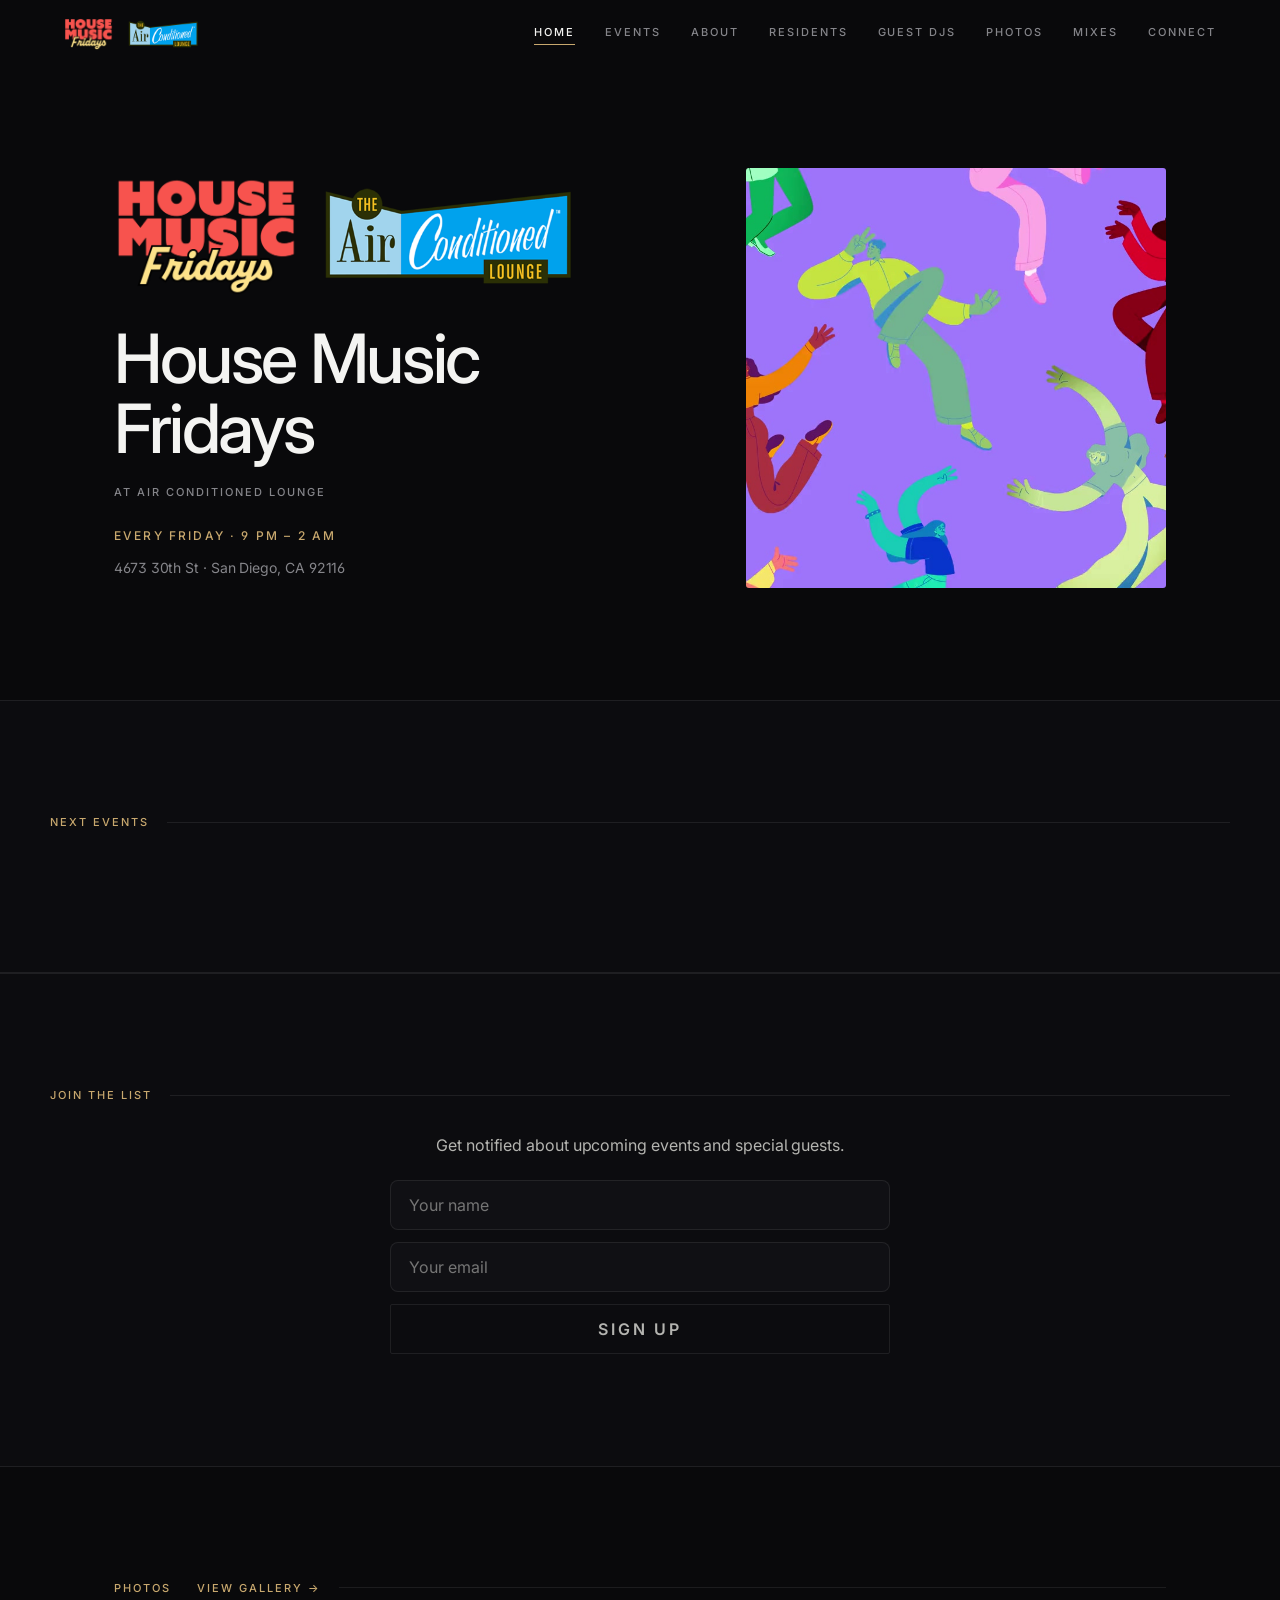
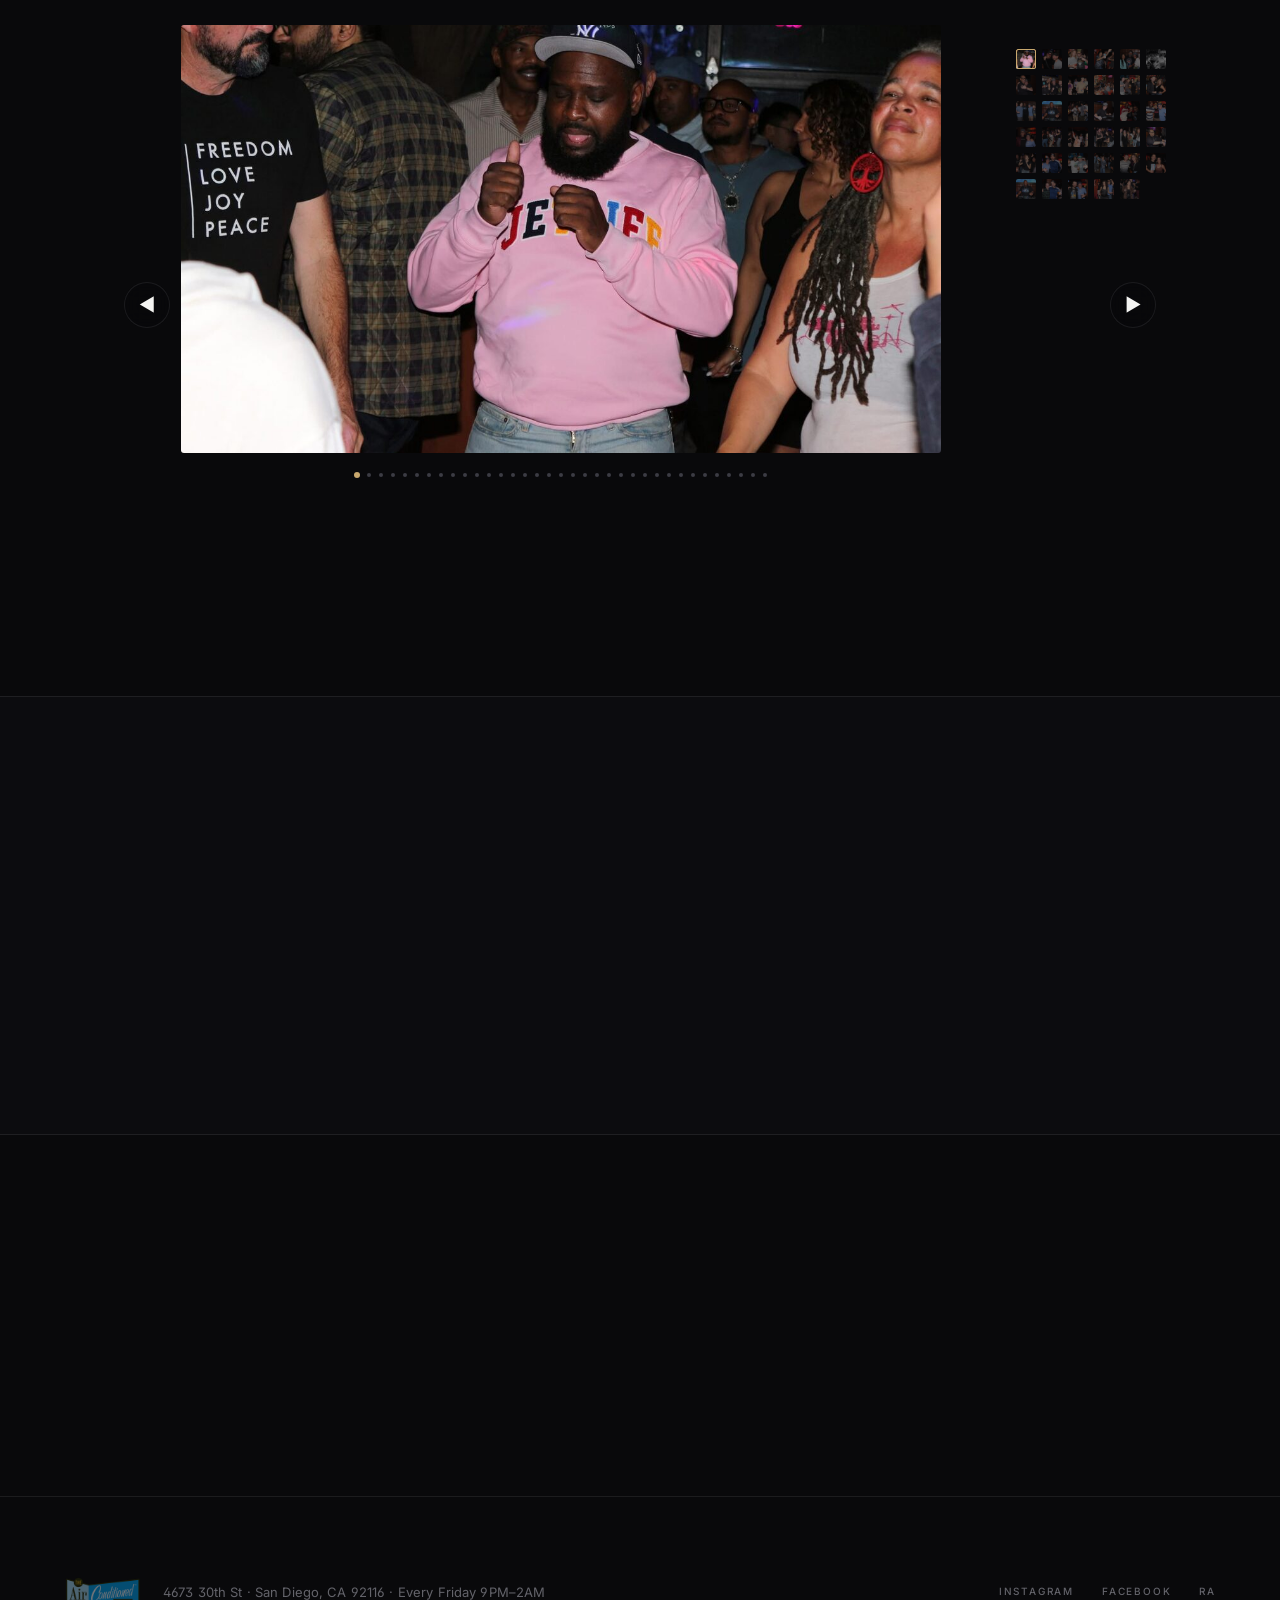
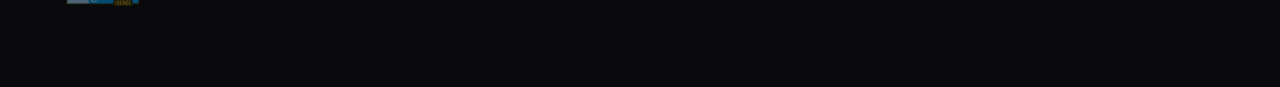
<file: index.html>
<!DOCTYPE html>
<html lang="en">
<head>
  <meta charset="UTF-8">
  <meta name="viewport" content="width=device-width, initial-scale=1.0">
  <title>House Music Fridays | Air Conditioned Lounge</title>
  <meta name="description" content="House Music Fridays at Air Conditioned Lounge — San Diego's home for deep, jackin & soulful house every Friday night.">
  <meta property="og:title" content="House Music Fridays">
  <meta property="og:description" content="10 years of exceptional house music every Friday at Air Conditioned Lounge, San Diego.">
  <meta property="og:image" content="https://hmfsd.github.io/assets/img/og-preview-v2.jpg">
  <meta property="og:type" content="website">
  <link rel="preconnect" href="https://fonts.googleapis.com">
  <link rel="preconnect" href="https://fonts.gstatic.com" crossorigin>
  <link href="https://fonts.googleapis.com/css2?family=Inter:wght@400;500;600;700&display=swap" rel="stylesheet">
  <link rel="stylesheet" href="css/style.css">
</head>
<body>

  <!-- ============================================================
       Nav (transparent mode — becomes solid on scroll via nav.js)
       ============================================================ -->
  <nav class="nav nav--transparent">
    <a href="index.html" class="nav__logo">
      <img src="assets/logos/hmf-logo.png" alt="HMF" class="nav__hmf-logo">
      <img src="assets/logos/ac-lounge-logo.png" alt="Air Conditioned Lounge">
    </a>

    <div class="nav__links">
      <a href="index.html" class="nav__link active">Home</a>
      <a href="events.html" class="nav__link">Events</a>
      <a href="about.html" class="nav__link">About</a>
      <a href="residents.html" class="nav__link">Residents</a>
      <a href="guests.html" class="nav__link">Guest DJs</a>
      <a href="photos.html" class="nav__link">Photos</a>
      <a href="mixes.html" class="nav__link">Mixes</a>
      <a href="connect.html" class="nav__link">Connect</a>
    
    </div>

    <button class="nav__hamburger" aria-label="Toggle menu">
      <span></span>
      <span></span>
      <span></span>
    </button>
  </nav>

  <div class="nav__mobile">
    <a href="index.html" class="nav__link active">Home</a>
    <a href="events.html" class="nav__link">Events</a>
    <a href="about.html" class="nav__link">About</a>
    <a href="residents.html" class="nav__link">Residents</a>
    <a href="guests.html" class="nav__link">Guest DJs</a>
    <a href="photos.html" class="nav__link">Photos</a>
    <a href="mixes.html" class="nav__link">Mixes</a>
    <a href="connect.html" class="nav__link">Connect</a>
  
  </div>

  <!-- ============================================================
       Hero Section
       ============================================================ -->
  <section class="hero">
    <div class="hero__inner">
      <div class="hero__content">
        <div class="hero__logos">
          <img src="assets/logos/hmf-logo.png" alt="House Music Fridays" style="height:120px;">
          <img src="assets/logos/ac-lounge-logo.png" alt="Air Conditioned Lounge" style="height:100px;">
        </div>
        <h1 class="hero__title">House Music Fridays</h1>
        <p class="hero__subtitle">at Air Conditioned Lounge</p>
        <p class="hero__tagline-big">Every Friday · 9 PM – 2 AM</p>
        <p class="hero__address">4673 30th St · San Diego, CA 92116</p>
      </div>
      <div class="hero__video-wrap">
        <video class="hero__video" src="assets/video/hmf-hero.mp4" poster="assets/video/hmf-poster.jpg" autoplay muted loop playsinline></video>
      </div>
    </div>
  </section>

  <!-- ============================================================
       Featured Event
       ============================================================ -->
  <div class="section--alt" id="featured-section" style="display:none;">
    <div class="section fade-in">
      <p class="section__label">Featured</p>
      <div id="featured-events">
      </div>
    </div>
  </div>

  <!-- ============================================================
       Upcoming Events
       ============================================================ -->
  <div class="section--alt">
    <div class="section fade-in">
      <p class="section__label">Next Events</p>
      <div class="upcoming-events" id="upcoming-events" style="display:none;">
        <!-- JS (main.js) populates this section with up to 3 upcoming event cards -->
      </div>
    </div>
  </div>

  <!-- ============================================================
       Email List Signup
       ============================================================ -->
  <div class="section--alt">
    <div class="section fade-in" style="text-align:center;">
      <p class="section__label">Join the List</p>
      <p style="color:var(--text-body);font-size:16px;margin-bottom:20px;">Get notified about upcoming events and special guests.</p>
      <form id="email-signup" style="max-width:500px;margin:0 auto;display:flex;flex-direction:column;gap:12px;">
        <input type="text" id="signup-name" placeholder="Your name" required
          style="background:var(--bg-card);border:1px solid var(--border);border-radius:8px;padding:14px 18px;font-size:16px;color:var(--text-primary);font-family:inherit;outline:none;">
        <input type="email" id="signup-email" placeholder="Your email" required
          style="background:var(--bg-card);border:1px solid var(--border);border-radius:8px;padding:14px 18px;font-size:16px;color:var(--text-primary);font-family:inherit;outline:none;">
        <button type="submit" class="btn" style="width:100%;justify-content:center;font-size:16px;font-weight:600;padding:14px;">Sign Up</button>
        <p id="signup-msg" style="display:none;font-size:14px;margin-top:4px;"></p>
      </form>
      <script>
        document.getElementById('email-signup').addEventListener('submit', function(e) {
          e.preventDefault();
          const name = document.getElementById('signup-name').value.trim();
          const email = document.getElementById('signup-email').value.trim();
          const msg = document.getElementById('signup-msg');
          const btn = this.querySelector('button');
          if (!name || !email) return;

          btn.textContent = 'Sending...';
          btn.disabled = true;

          const url = 'https://docs.google.com/forms/d/e/1FAIpQLScz7_uxihDpYcLDZgiRwHGvA7FU0_AicRPHtonQTWwwM5RbDw/formResponse';
          const data = new URLSearchParams();
          data.append('entry.916462060', name);
          data.append('emailAddress', email);

          fetch(url, { method: 'POST', mode: 'no-cors', body: data })
            .then(() => {
              msg.style.display = 'block';
              msg.style.color = 'var(--accent)';
              msg.textContent = "You're on the list! See you on the dancefloor.";
              this.reset();
              btn.textContent = 'Sign Up';
              btn.disabled = false;
            })
            .catch(() => {
              msg.style.display = 'block';
              msg.style.color = '#e55';
              msg.textContent = 'Something went wrong. Try again.';
              btn.textContent = 'Sign Up';
              btn.disabled = false;
            });
        });
      </script>
    </div>
  </div>

  <!-- ============================================================
       Photos Mini Gallery
       ============================================================ -->
  <div class="section fade-in">
    <p class="section__label">Photos <a href="photos.html" style="margin-left:8px;font-size:11px;">View Gallery →</a></p>
    <div class="home-gallery" style="position:relative;">
      <div class="mini-gallery">
        <div class="mini-gallery__main">
          <div class="gallery__preview"></div>
          <div class="gallery__dots"></div>
        </div>
        <div class="mini-gallery__thumbs">
          <div class="gallery__grid"></div>
        </div>
      </div>
      <div class="gallery__arrows">
        <button class="gallery__arrow gallery__arrow--prev" aria-label="Previous">&#9664;</button>
        <button class="gallery__arrow gallery__arrow--next" aria-label="Next">&#9654;</button>
      </div>
    </div>
  </div>

  <!-- ============================================================
       Mixes Teaser
       ============================================================ -->
  <div class="section--alt">
    <div class="section fade-in">
      <p class="section__label">Latest Mixes <a href="mixes.html" style="margin-left:8px;font-size:11px;">Full Playlist →</a></p>
      <iframe width="100%" height="166" scrolling="no" frameborder="no" allow="autoplay" src="https://w.soundcloud.com/player/?url=https%3A//soundcloud.com/eric-leonardis/sets/hmf-aclounge&color=%23c8a86e&auto_play=false&hide_related=true&show_comments=false&show_user=true&show_reposts=false&show_teaser=false&visual=false" style="border-radius:8px;"></iframe>
    </div>
  </div>

  <!-- ============================================================
       Explore Cards
       ============================================================ -->
  <div class="section fade-in">
    <p class="section__label">Explore</p>
    <div class="grid-explore">
      <a href="about.html" class="card card--explore">
        <h3 style="color:var(--text-primary);font-size:16px;font-weight:600;">About</h3>
        <p style="color:var(--text-muted);font-size:13px;margin-top:4px;">Our story & residents</p>
      </a>
      <a href="guests.html" class="card card--explore">
        <h3 style="color:var(--text-primary);font-size:16px;font-weight:600;">Guest DJs</h3>
        <p style="color:var(--text-muted);font-size:13px;margin-top:4px;">Legends who've played</p>
      </a>
      <a href="events.html" class="card card--explore">
        <h3 style="color:var(--text-primary);font-size:16px;font-weight:600;">Events &amp; Flyers</h3>
        <p style="color:var(--text-muted);font-size:13px;margin-top:4px;">10 years of artwork</p>
      </a>
    </div>
  </div>

  <!-- ============================================================
       Footer
       ============================================================ -->
  <footer class="footer">
    <div class="footer__inner">
      <div class="footer__info">
        <img src="assets/logos/ac-lounge-logo.png" alt="Air Conditioned Lounge" style="height:20px;display:inline-block;vertical-align:middle;margin-right:8px;">
        4673 30th St · San Diego, CA 92116 · Every Friday 9PM–2AM
      </div>
      <div class="footer__links">
        <a href="https://instagram.com/housemusicfridays" target="_blank" rel="noopener noreferrer">Instagram</a>
        <a href="https://www.facebook.com/og.matthewBrian" target="_blank" rel="noopener noreferrer">Facebook</a>
        <a href="https://ra.co/promoters/160137" target="_blank" rel="noopener noreferrer">RA</a>
      </div>
    </div>
  </footer>

  <script src="js/nav.js"></script>
  <script src="js/gallery.js"></script>
  <script src="js/main.js"></script>
</body>
</html>
</file>
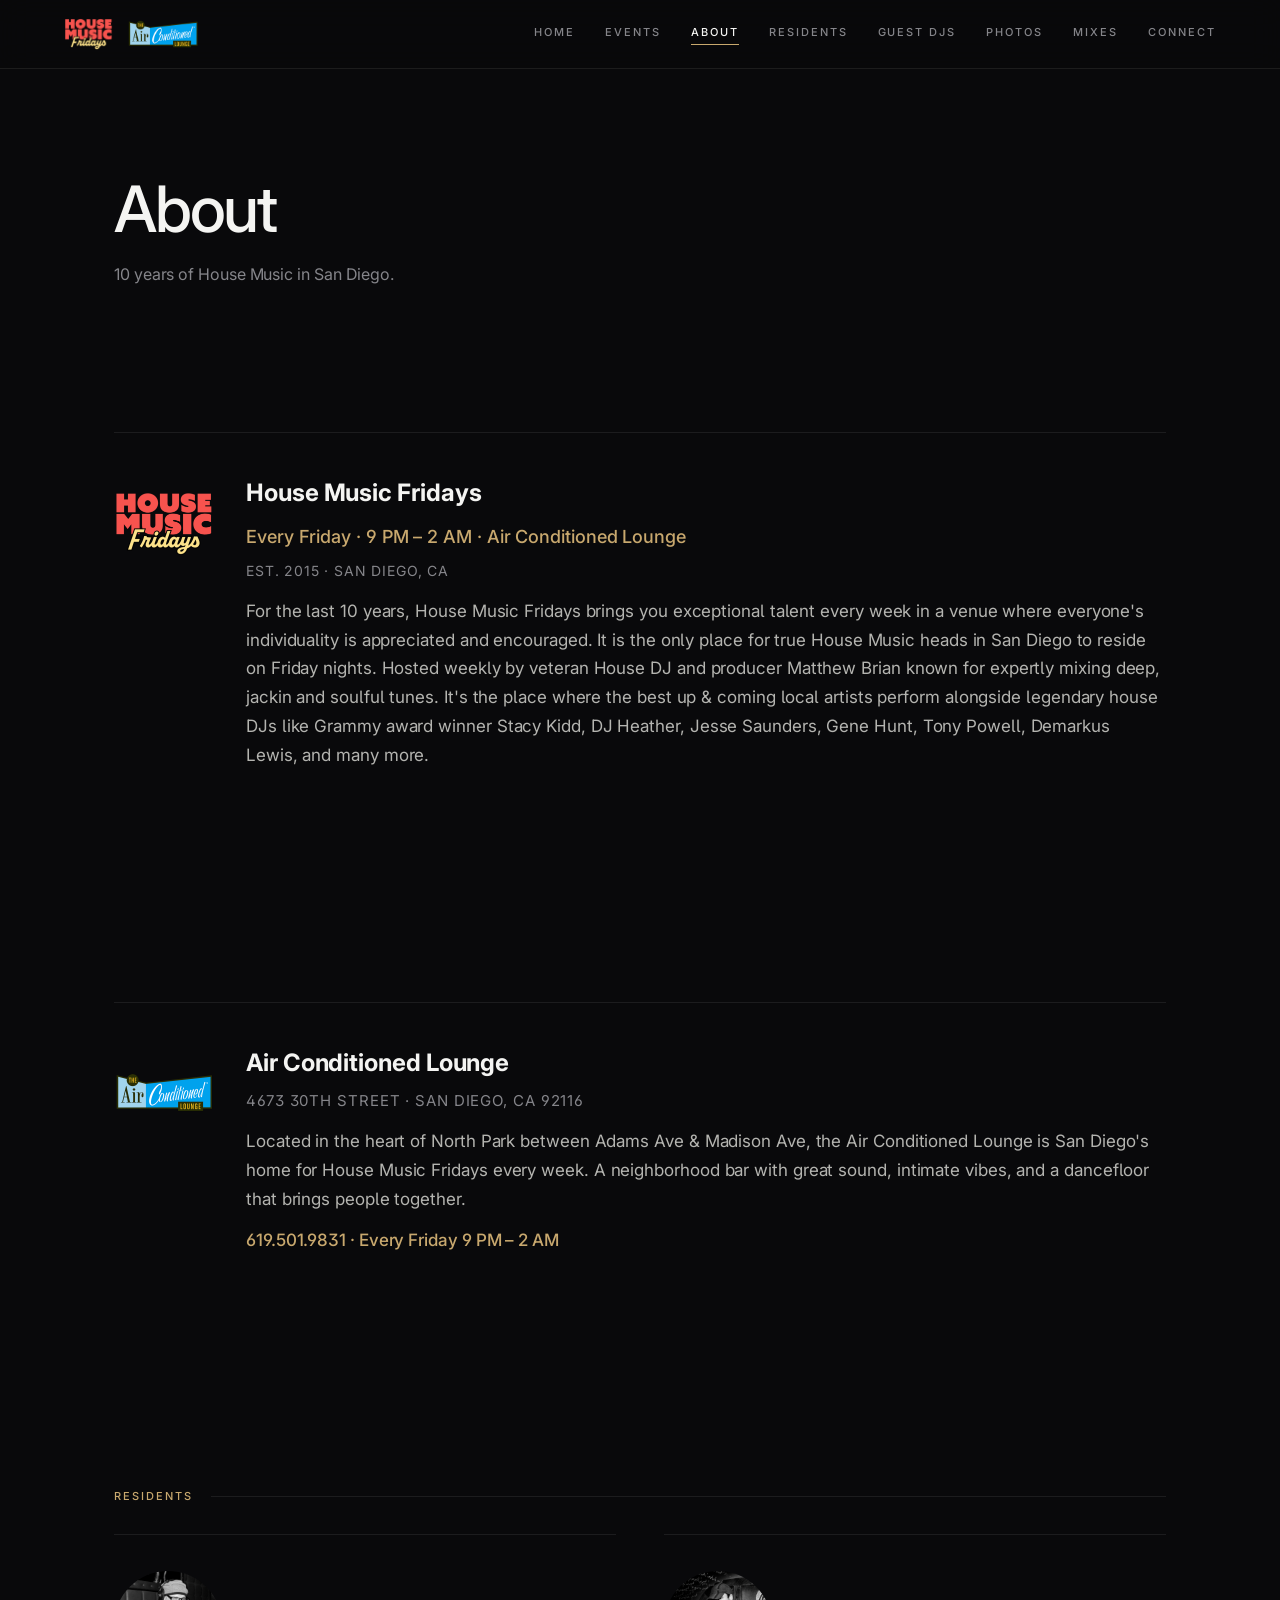
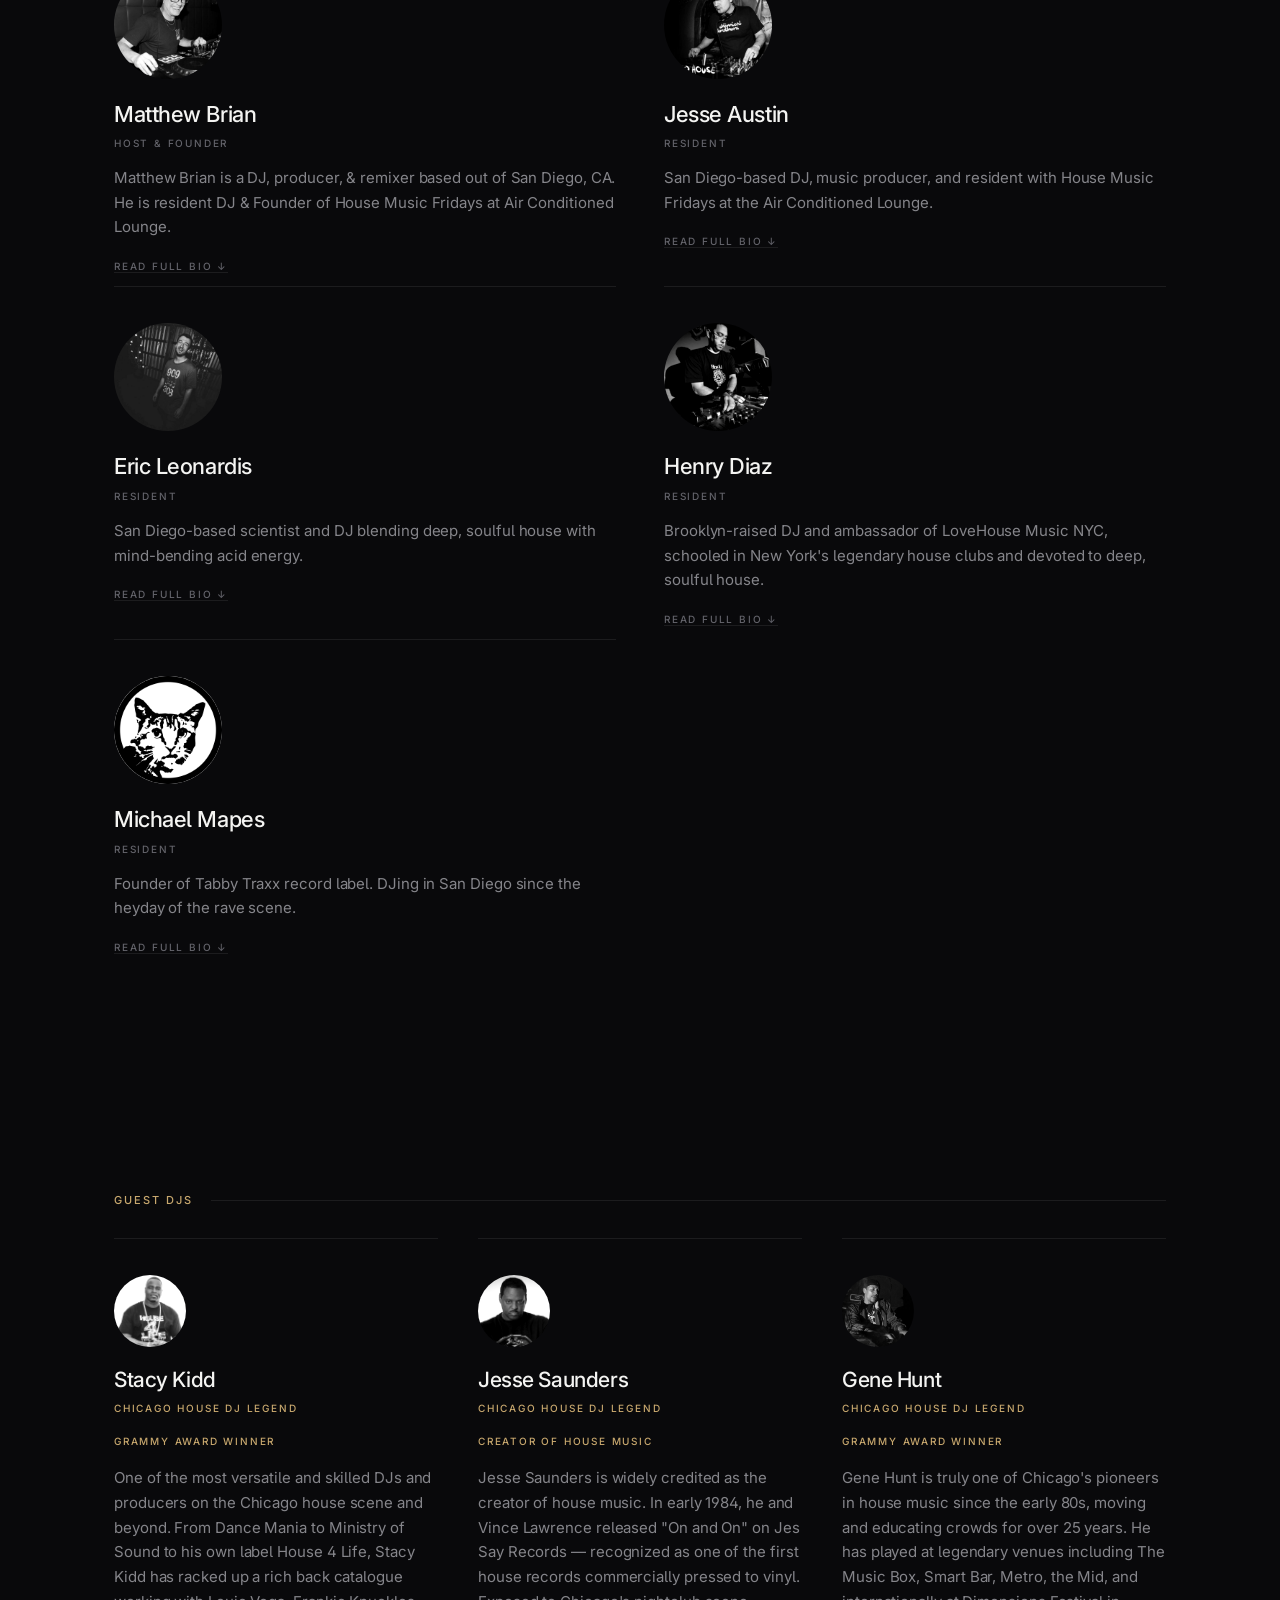
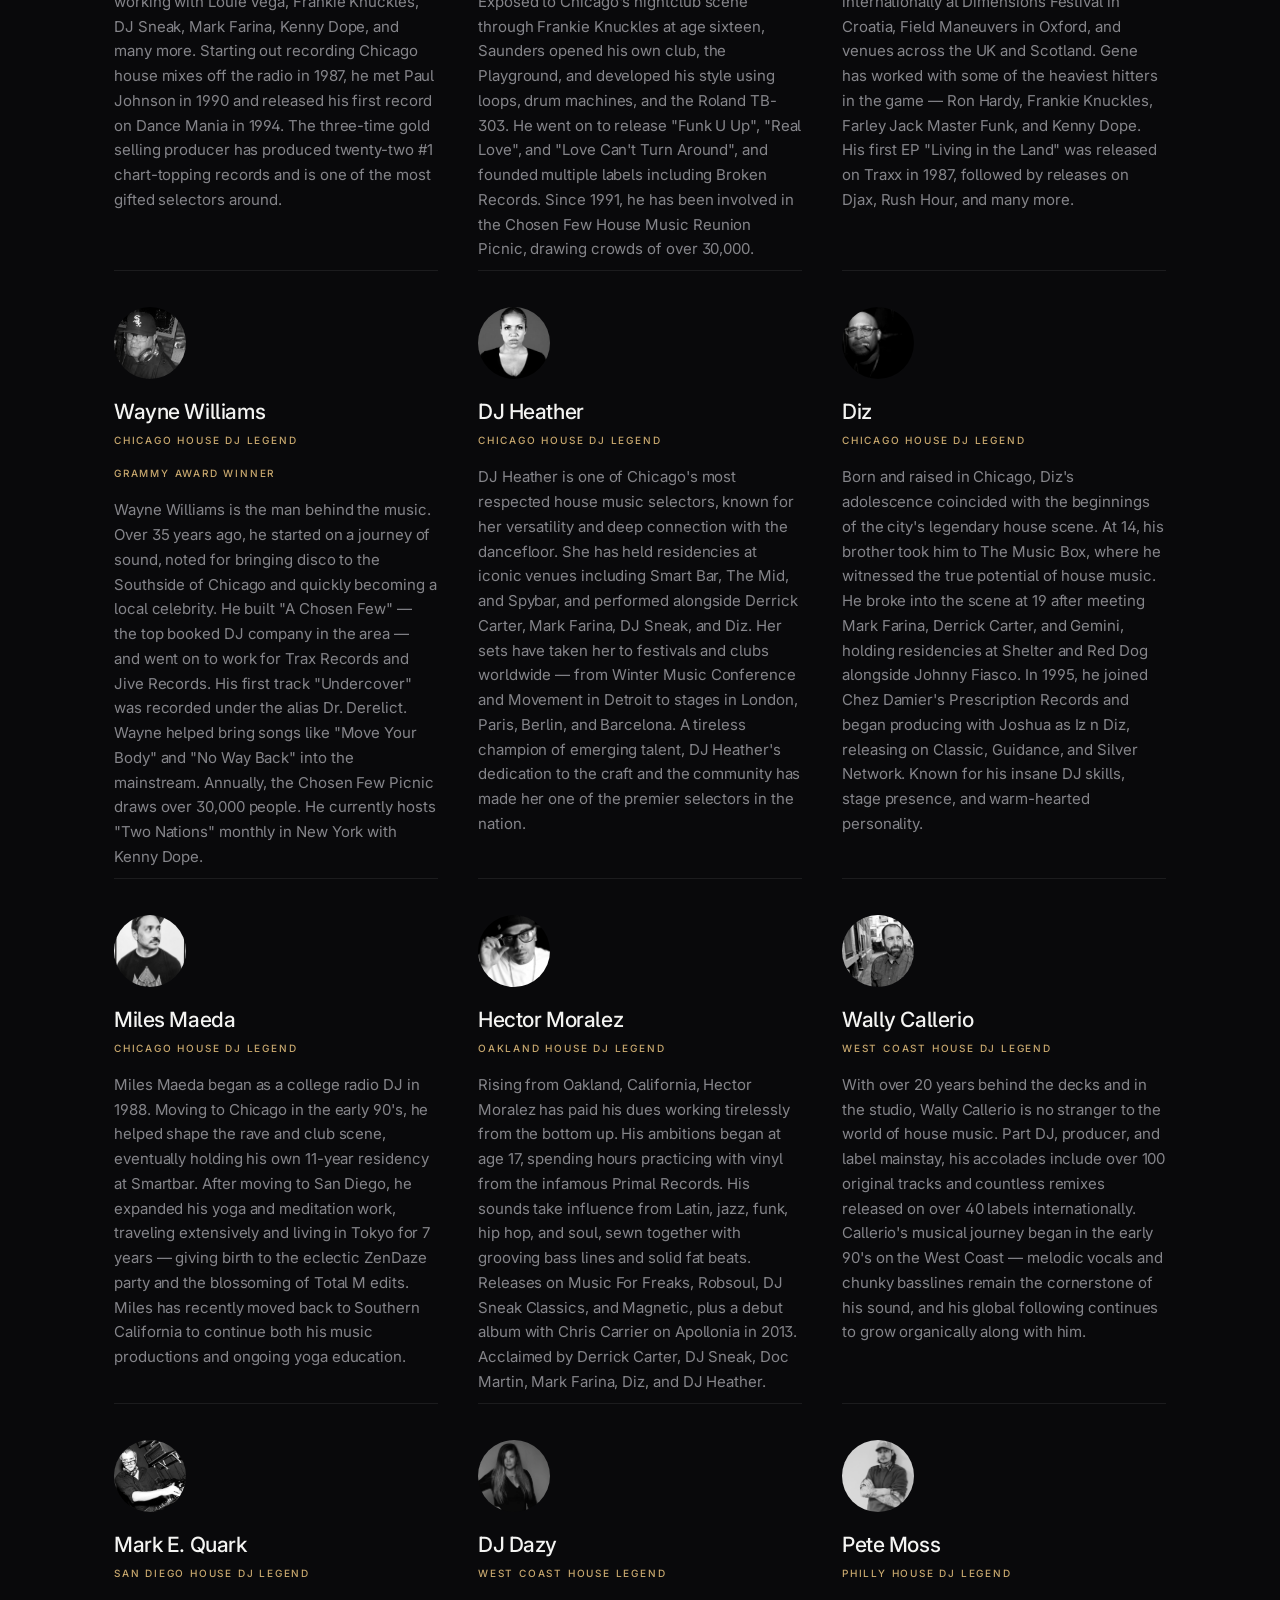
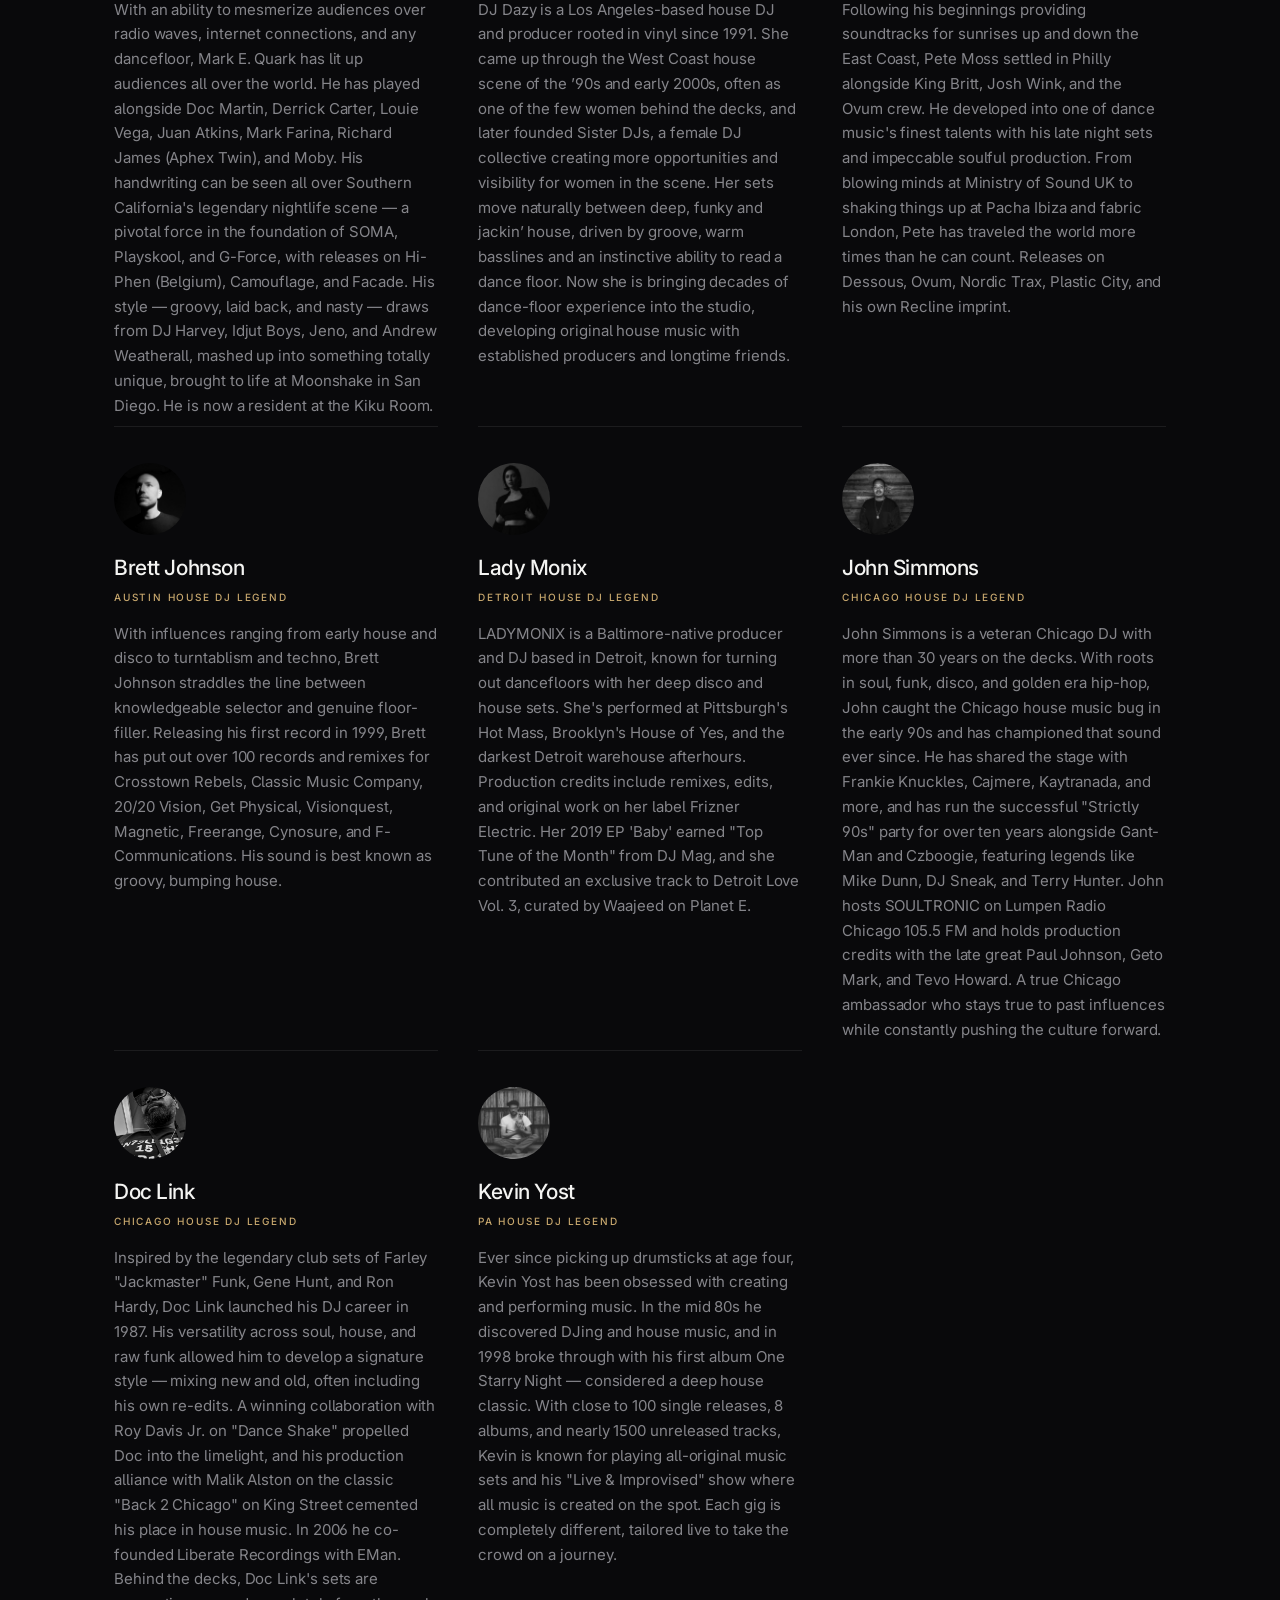
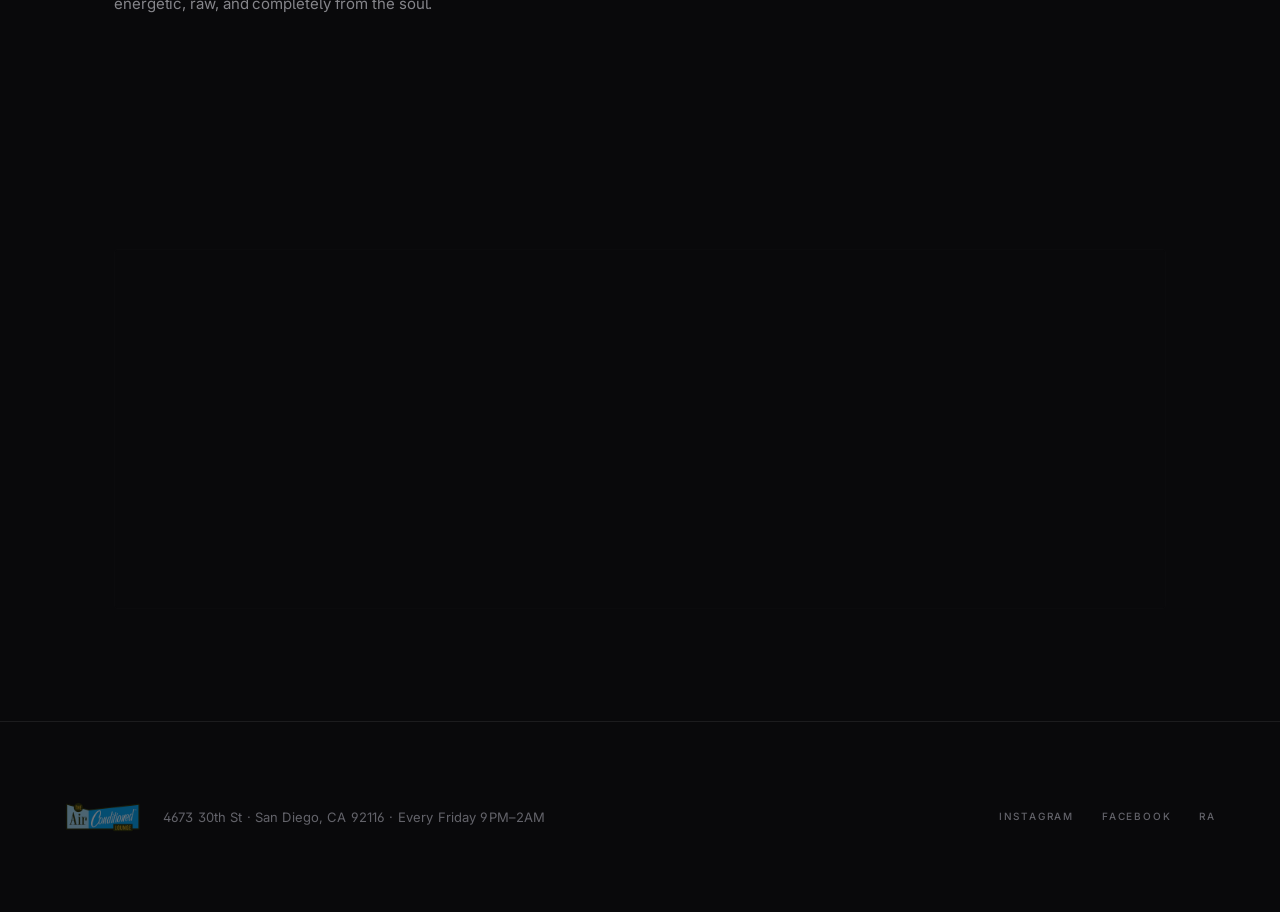
<file: about.html>
<!DOCTYPE html>
<html lang="en">
<head>
  <meta charset="UTF-8">
  <meta name="viewport" content="width=device-width, initial-scale=1.0">
  <title>About | House Music Fridays</title>
  <meta name="description" content="House Music Fridays at Air Conditioned Lounge — San Diego's home for deep, jackin & soulful house every Friday night.">
  <meta property="og:title" content="House Music Fridays">
  <meta property="og:description" content="10 years of exceptional house music every Friday at Air Conditioned Lounge, San Diego.">
  <meta property="og:image" content="https://hmfsd.github.io/assets/img/og-preview-v2.jpg">
  <meta property="og:type" content="website">
  <link rel="preconnect" href="https://fonts.googleapis.com">
  <link rel="preconnect" href="https://fonts.gstatic.com" crossorigin>
  <link href="https://fonts.googleapis.com/css2?family=Inter:wght@400;500;600;700&display=swap" rel="stylesheet">
  <link rel="stylesheet" href="css/style.css">
</head>
<body>

  <nav class="nav nav--solid">
    <a href="index.html" class="nav__logo">
      <img src="assets/logos/hmf-logo.png" alt="HMF" class="nav__hmf-logo">
      <img src="assets/logos/ac-lounge-logo.png" alt="Air Conditioned Lounge">
    </a>
    <div class="nav__links">
      <a href="index.html" class="nav__link">Home</a>
      <a href="events.html" class="nav__link">Events</a>
      <a href="about.html" class="nav__link active">About</a>
      <a href="residents.html" class="nav__link">Residents</a>
      <a href="guests.html" class="nav__link">Guest DJs</a>
      <a href="photos.html" class="nav__link">Photos</a>
      <a href="mixes.html" class="nav__link">Mixes</a>
      <a href="connect.html" class="nav__link">Connect</a>
    
    </div>
    <button class="nav__hamburger" aria-label="Toggle menu">
      <span></span><span></span><span></span>
    </button>
  </nav>

  <div class="nav__mobile">
    <a href="index.html" class="nav__link">Home</a>
    <a href="events.html" class="nav__link">Events</a>
    <a href="about.html" class="nav__link active">About</a>
    <a href="residents.html" class="nav__link">Residents</a>
    <a href="guests.html" class="nav__link">Guest DJs</a>
    <a href="photos.html" class="nav__link">Photos</a>
    <a href="mixes.html" class="nav__link">Mixes</a>
    <a href="connect.html" class="nav__link">Connect</a>
  
  </div>

  <div id="residents-page">

    <div class="page-header container">
      <h1 class="page-header__title">About</h1>
      <p class="page-header__subtitle">10 years of House Music in San Diego.</p>
    </div>

    <!-- HMF Description Card -->
    <div class="section">
      <div class="hmf-card card">
        <img class="hmf-card__logo" src="assets/logos/hmf-logo.png" alt="HMF Logo" style="border-radius:8px;">
        <div>
          <h3 style="color:var(--text-primary);font-size:24px;font-weight:700;">House Music Fridays</h3>
          <p style="color:var(--accent);font-size:18px;font-weight:500;margin-top:8px;">Every Friday · 9 PM – 2 AM · Air Conditioned Lounge</p>
          <p style="color:var(--text-muted);font-size:14px;text-transform:uppercase;letter-spacing:0.06em;margin-top:6px;">Est. 2015 · San Diego, CA</p>
          <p style="color:var(--text-body);font-size:17px;line-height:1.7;margin-top:14px;">For the last 10 years, House Music Fridays brings you exceptional talent every week in a venue where everyone's individuality is appreciated and encouraged. It is the only place for true House Music heads in San Diego to reside on Friday nights. Hosted weekly by veteran House DJ and producer Matthew Brian known for expertly mixing deep, jackin and soulful tunes. It's the place where the best up &amp; coming local artists perform alongside legendary house DJs like Grammy award winner Stacy Kidd, DJ Heather, Jesse Saunders, Gene Hunt, Tony Powell, Demarkus Lewis, and many more.</p>
        </div>
      </div>
    </div>

    <!-- AC Lounge Card -->
    <div class="section">
      <div class="hmf-card card">
        <img class="hmf-card__logo" src="assets/logos/ac-lounge-logo.png" alt="Air Conditioned Lounge" style="border-radius:8px;">
        <div>
          <h3 style="color:var(--text-primary);font-size:24px;font-weight:700;">Air Conditioned Lounge</h3>
          <p style="color:var(--text-muted);font-size:15px;text-transform:uppercase;letter-spacing:0.06em;margin-top:4px;">4673 30th Street · San Diego, CA 92116</p>
          <p style="color:var(--text-body);font-size:17px;line-height:1.7;margin-top:14px;">Located in the heart of North Park between Adams Ave &amp; Madison Ave, the Air Conditioned Lounge is San Diego's home for House Music Fridays every week. A neighborhood bar with great sound, intimate vibes, and a dancefloor that brings people together.</p>
          <p style="color:var(--accent);font-size:17px;font-weight:500;margin-top:12px;">619.501.9831 · Every Friday 9 PM – 2 AM</p>
        </div>
      </div>
    </div>

    <!-- Residents Section -->
    <div class="section">
      <p class="section__label">Residents</p>
      <div id="residents-container" class="grid-2">
        <!-- JS populates from data/residents.json -->
      </div>
    </div>

    <!-- Guest DJs Section -->
    <div class="section">
      <p class="section__label">Guest DJs</p>
      <div id="guests-container" class="grid-3">
        <!-- JS populates from data/guests.json -->
      </div>
    </div>

    <!-- Map -->
    <div class="section">
      <iframe
        src="https://www.google.com/maps/embed?pb=!1m18!1m12!1m3!1d3357.5!2d-117.1300674!3d32.7623879!2m3!1f0!2f0!3f0!3m2!1i1024!2i768!4f13.1!3m3!1m2!1s0x80d954fe48137f77%3A0xa5d6efe662da93eb!2sAIR%20CONDITIONED%20Lounge!5e0!3m2!1sen!2sus!4v1"
        class="map-embed"
        allowfullscreen="" loading="lazy" referrerpolicy="no-referrer-when-downgrade"></iframe>
    </div>

  </div>

  <footer class="footer">
    <div class="footer__inner">
      <div class="footer__info">
        <img src="assets/logos/ac-lounge-logo.png" alt="Air Conditioned Lounge" style="height:20px;display:inline-block;vertical-align:middle;margin-right:8px;opacity:0.5;">
        4673 30th St · San Diego, CA 92116 · Every Friday 9PM–2AM
      </div>
      <div class="footer__links">
        <a href="https://instagram.com/housemusicfridays" target="_blank" rel="noopener noreferrer">Instagram</a>
        <a href="https://www.facebook.com/og.matthewBrian" target="_blank" rel="noopener noreferrer">Facebook</a>
        <a href="https://ra.co/promoters/160137" target="_blank" rel="noopener noreferrer">RA</a>
      </div>
    </div>
  </footer>

  <script src="js/nav.js"></script>
  <script src="js/gallery.js"></script>
  <script src="js/main.js"></script>
</body>
</html>
</file>
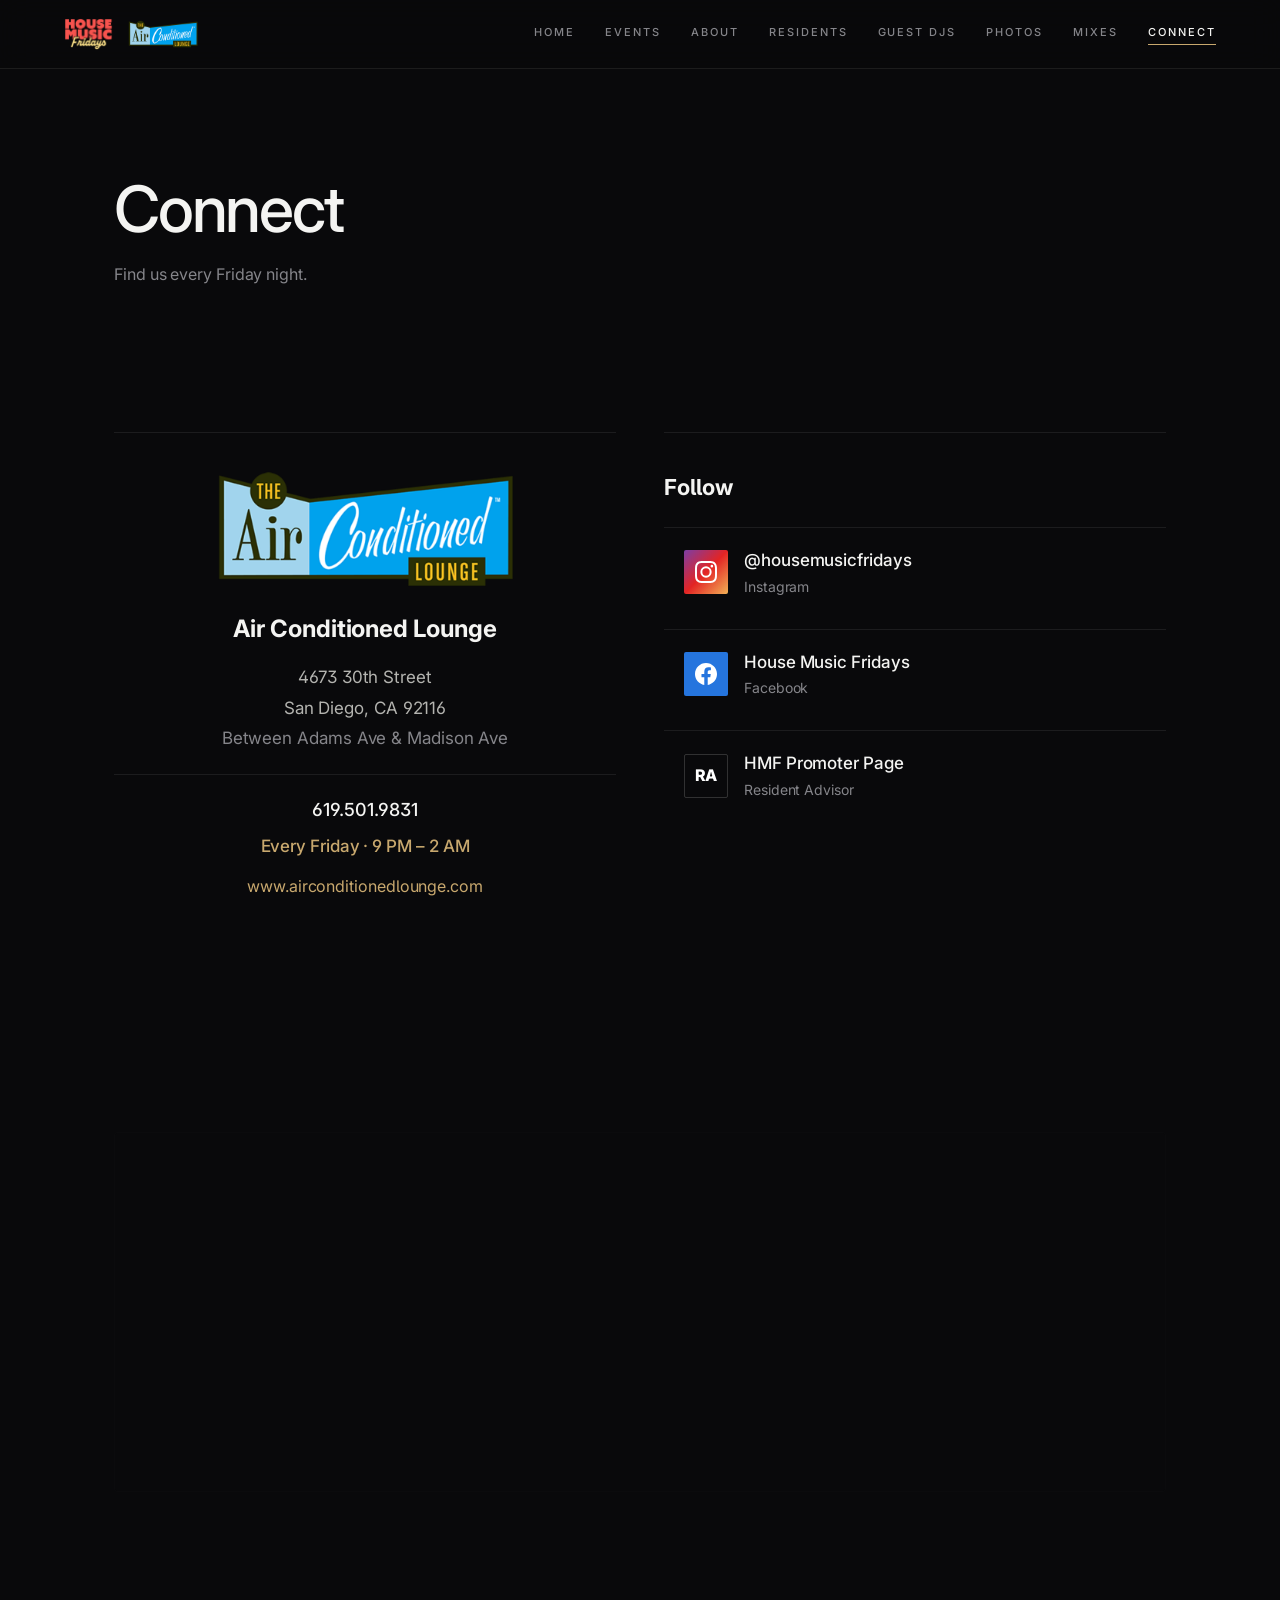
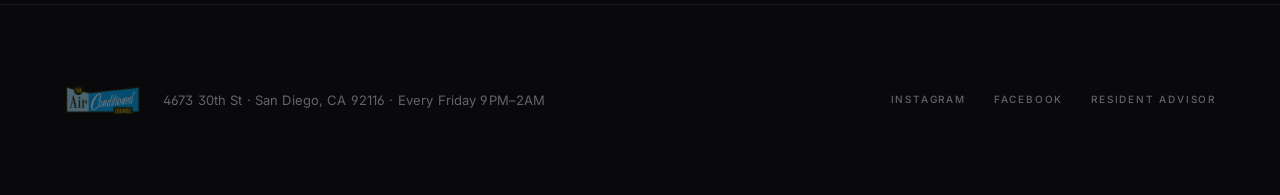
<file: connect.html>
<!DOCTYPE html>
<html lang="en">
<head>
  <meta charset="UTF-8">
  <meta name="viewport" content="width=device-width, initial-scale=1.0">
  <title>Connect | House Music Fridays</title>
  <meta name="description" content="House Music Fridays at Air Conditioned Lounge — San Diego's home for deep, jackin & soulful house every Friday night.">
  <meta property="og:title" content="House Music Fridays">
  <meta property="og:description" content="10 years of exceptional house music every Friday at Air Conditioned Lounge, San Diego.">
  <meta property="og:image" content="https://hmfsd.github.io/assets/img/og-preview-v2.jpg">
  <meta property="og:type" content="website">
  <link rel="preconnect" href="https://fonts.googleapis.com">
  <link rel="preconnect" href="https://fonts.gstatic.com" crossorigin>
  <link href="https://fonts.googleapis.com/css2?family=Inter:wght@400;500;600;700&display=swap" rel="stylesheet">
  <link rel="stylesheet" href="css/style.css">
</head>
<body>

  <nav class="nav nav--solid">
    <a href="index.html" class="nav__logo">
      <img src="assets/logos/hmf-logo.png" alt="HMF" class="nav__hmf-logo">
      <img src="assets/logos/ac-lounge-logo.png" alt="Air Conditioned Lounge">
    </a>
    <div class="nav__links">
      <a href="index.html" class="nav__link">Home</a>
      <a href="events.html" class="nav__link">Events</a>
      <a href="about.html" class="nav__link">About</a>
      <a href="residents.html" class="nav__link">Residents</a>
      <a href="guests.html" class="nav__link">Guest DJs</a>
      <a href="photos.html" class="nav__link">Photos</a>
      <a href="mixes.html" class="nav__link">Mixes</a>
      <a href="connect.html" class="nav__link active">Connect</a>
    
    </div>
    <button class="nav__hamburger" aria-label="Menu">
      <span></span><span></span><span></span>
    </button>
  </nav>
  <div class="nav__mobile">
    <a href="index.html" class="nav__link">Home</a>
    <a href="events.html" class="nav__link">Events</a>
    <a href="about.html" class="nav__link">About</a>
    <a href="residents.html" class="nav__link">Residents</a>
    <a href="guests.html" class="nav__link">Guest DJs</a>
    <a href="photos.html" class="nav__link">Photos</a>
    <a href="mixes.html" class="nav__link">Mixes</a>
    <a href="connect.html" class="nav__link active">Connect</a>
  
  </div>

  <div class="page-header">
    <div class="container">
      <h1 class="page-header__title">Connect</h1>
      <p class="page-header__subtitle">Find us every Friday night.</p>
    </div>
  </div>

  <div class="section">
    <div class="connect-grid">

      <div class="card" style="text-align:center;">
        <img src="assets/logos/ac-lounge-logo.png" alt="Air Conditioned Lounge" style="height:120px;margin:0 auto 20px;">
        <h3 style="font-size:24px;font-weight:700;color:var(--text-primary);margin-bottom:12px;">Air Conditioned Lounge</h3>
        <p style="font-size:17px;color:var(--text-body);line-height:1.8;">
          4673 30th Street<br>
          San Diego, CA 92116<br>
          <span style="color:var(--text-muted);">Between Adams Ave &amp; Madison Ave</span>
        </p>
        <div style="border-top:1px solid var(--border);margin:20px 0;"></div>
        <p style="font-size:18px;color:var(--text-primary);font-weight:500;">619.501.9831</p>
        <p style="font-size:17px;color:var(--accent);font-weight:500;margin-top:6px;">Every Friday · 9 PM – 2 AM</p>
        <p style="margin-top:12px;"><a href="https://www.airconditionedlounge.com" target="_blank" rel="noopener" style="font-size:16px;">www.airconditionedlounge.com</a></p>
      </div>

      <div class="card">
        <h3 style="font-size:22px;font-weight:700;color:var(--text-primary);margin-bottom:20px;">Follow</h3>

        <a href="https://instagram.com/housemusicfridays" target="_blank" rel="noopener" style="text-decoration:none;">
          <div class="card--social" style="margin-bottom:12px;padding:18px 20px;">
            <div class="social-icon social-icon--ig" style="width:44px;height:44px;">
              <svg width="22" height="22" viewBox="0 0 24 24" fill="#fff"><path d="M12 2.163c3.204 0 3.584.012 4.85.07 3.252.148 4.771 1.691 4.919 4.919.058 1.265.069 1.645.069 4.849 0 3.205-.012 3.584-.069 4.849-.149 3.225-1.664 4.771-4.919 4.919-1.266.058-1.644.07-4.85.07-3.204 0-3.584-.012-4.849-.07-3.26-.149-4.771-1.699-4.919-4.92-.058-1.265-.07-1.644-.07-4.849 0-3.204.013-3.583.07-4.849.149-3.227 1.664-4.771 4.919-4.919 1.266-.057 1.645-.069 4.849-.069zM12 0C8.741 0 8.333.014 7.053.072 2.695.272.273 2.69.073 7.052.014 8.333 0 8.741 0 12c0 3.259.014 3.668.072 4.948.2 4.358 2.618 6.78 6.98 6.98C8.333 23.986 8.741 24 12 24c3.259 0 3.668-.014 4.948-.072 4.354-.2 6.782-2.618 6.979-6.98.059-1.28.073-1.689.073-4.948 0-3.259-.014-3.667-.072-4.947-.196-4.354-2.617-6.78-6.979-6.98C15.668.014 15.259 0 12 0zm0 5.838a6.162 6.162 0 100 12.324 6.162 6.162 0 000-12.324zM12 16a4 4 0 110-8 4 4 0 010 8zm6.406-11.845a1.44 1.44 0 100 2.881 1.44 1.44 0 000-2.881z"/></svg>
            </div>
            <div>
              <div style="font-size:17px;font-weight:500;color:var(--text-primary);">@housemusicfridays</div>
              <div style="font-size:14px;color:var(--text-muted);">Instagram</div>
            </div>
          </div>
        </a>

        <a href="https://www.facebook.com/og.matthewBrian" target="_blank" rel="noopener" style="text-decoration:none;">
          <div class="card--social" style="margin-bottom:12px;padding:18px 20px;">
            <div class="social-icon social-icon--fb" style="width:44px;height:44px;">
              <svg width="22" height="22" viewBox="0 0 24 24" fill="#fff"><path d="M24 12.073c0-6.627-5.373-12-12-12s-12 5.373-12 12c0 5.99 4.388 10.954 10.125 11.854v-8.385H7.078v-3.47h3.047V9.43c0-3.007 1.792-4.669 4.533-4.669 1.312 0 2.686.235 2.686.235v2.953H15.83c-1.491 0-1.956.925-1.956 1.874v2.25h3.328l-.532 3.47h-2.796v8.385C19.612 23.027 24 18.062 24 12.073z"/></svg>
            </div>
            <div>
              <div style="font-size:17px;font-weight:500;color:var(--text-primary);">House Music Fridays</div>
              <div style="font-size:14px;color:var(--text-muted);">Facebook</div>
            </div>
          </div>
        </a>

        <a href="https://ra.co/promoters/160137" target="_blank" rel="noopener" style="text-decoration:none;">
          <div class="card--social" style="padding:18px 20px;">
            <div class="social-icon social-icon--ra" style="width:44px;height:44px;font-size:16px;font-weight:800;color:#fff;">RA</div>
            <div>
              <div style="font-size:17px;font-weight:500;color:var(--text-primary);">HMF Promoter Page</div>
              <div style="font-size:14px;color:var(--text-muted);">Resident Advisor</div>
            </div>
          </div>
        </a>
      </div>

    </div>
  </div>

  <div class="section">
    <iframe
      src="https://www.google.com/maps/embed?pb=!1m18!1m12!1m3!1d3357.5!2d-117.1300674!3d32.7623879!2m3!1f0!2f0!3f0!3m2!1i1024!2i768!4f13.1!3m3!1m2!1s0x80d954fe48137f77%3A0xa5d6efe662da93eb!2sAIR%20CONDITIONED%20Lounge!5e0!3m2!1sen!2sus!4v1"
      class="map-embed"
      allowfullscreen="" loading="lazy" referrerpolicy="no-referrer-when-downgrade">
    </iframe>
  </div>

  <footer class="footer">
    <div class="footer__inner">
      <div class="footer__info">
        <img src="assets/logos/ac-lounge-logo.png" alt="AC Lounge" style="height:20px;margin-right:8px;vertical-align:middle;opacity:0.5;">
        4673 30th St · San Diego, CA 92116 · Every Friday 9PM–2AM
      </div>
      <div class="footer__links">
        <a href="https://instagram.com/housemusicfridays" target="_blank" rel="noopener">Instagram</a>
        <a href="https://www.facebook.com/og.matthewBrian" target="_blank" rel="noopener">Facebook</a>
        <a href="https://ra.co/promoters/160137" target="_blank" rel="noopener">Resident Advisor</a>
      </div>
    </div>
  </footer>

  <script src="js/nav.js"></script>
  <script src="js/gallery.js"></script>
  <script src="js/main.js"></script>
</body>
</html>
</file>
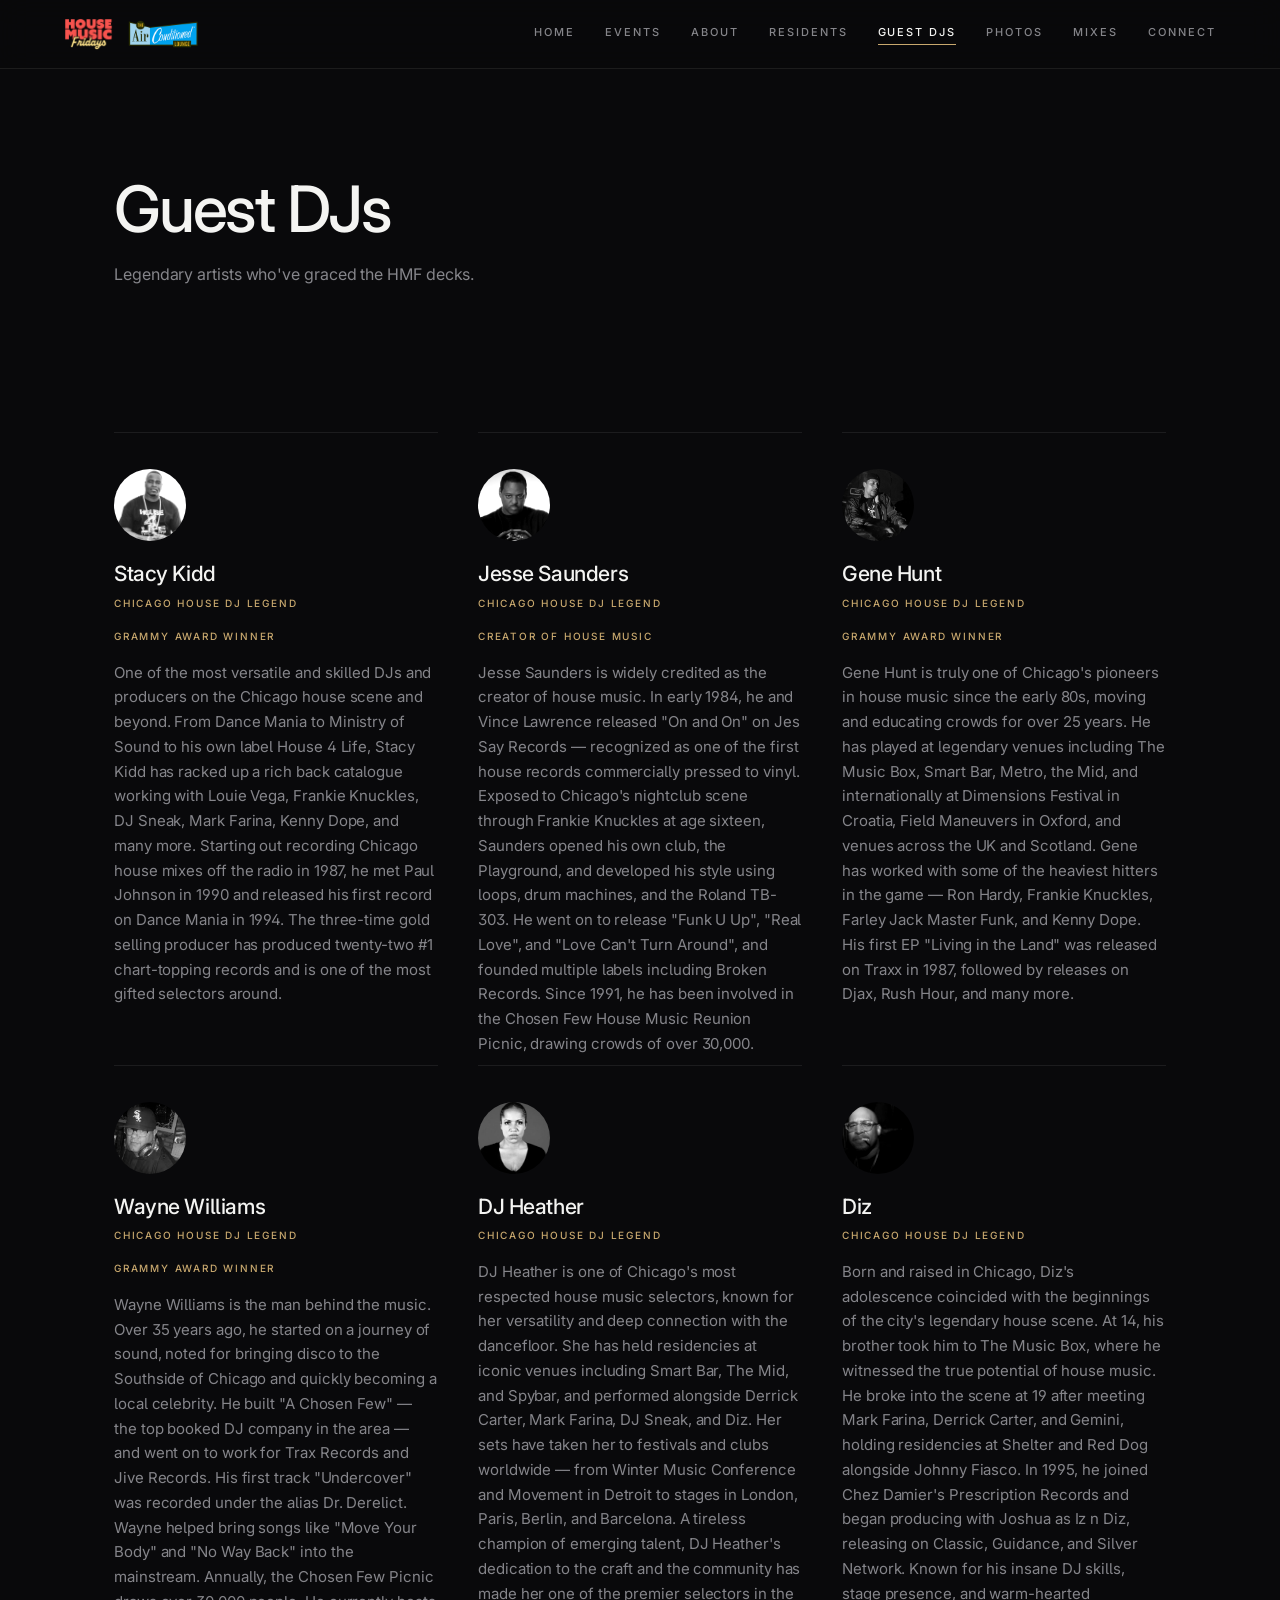
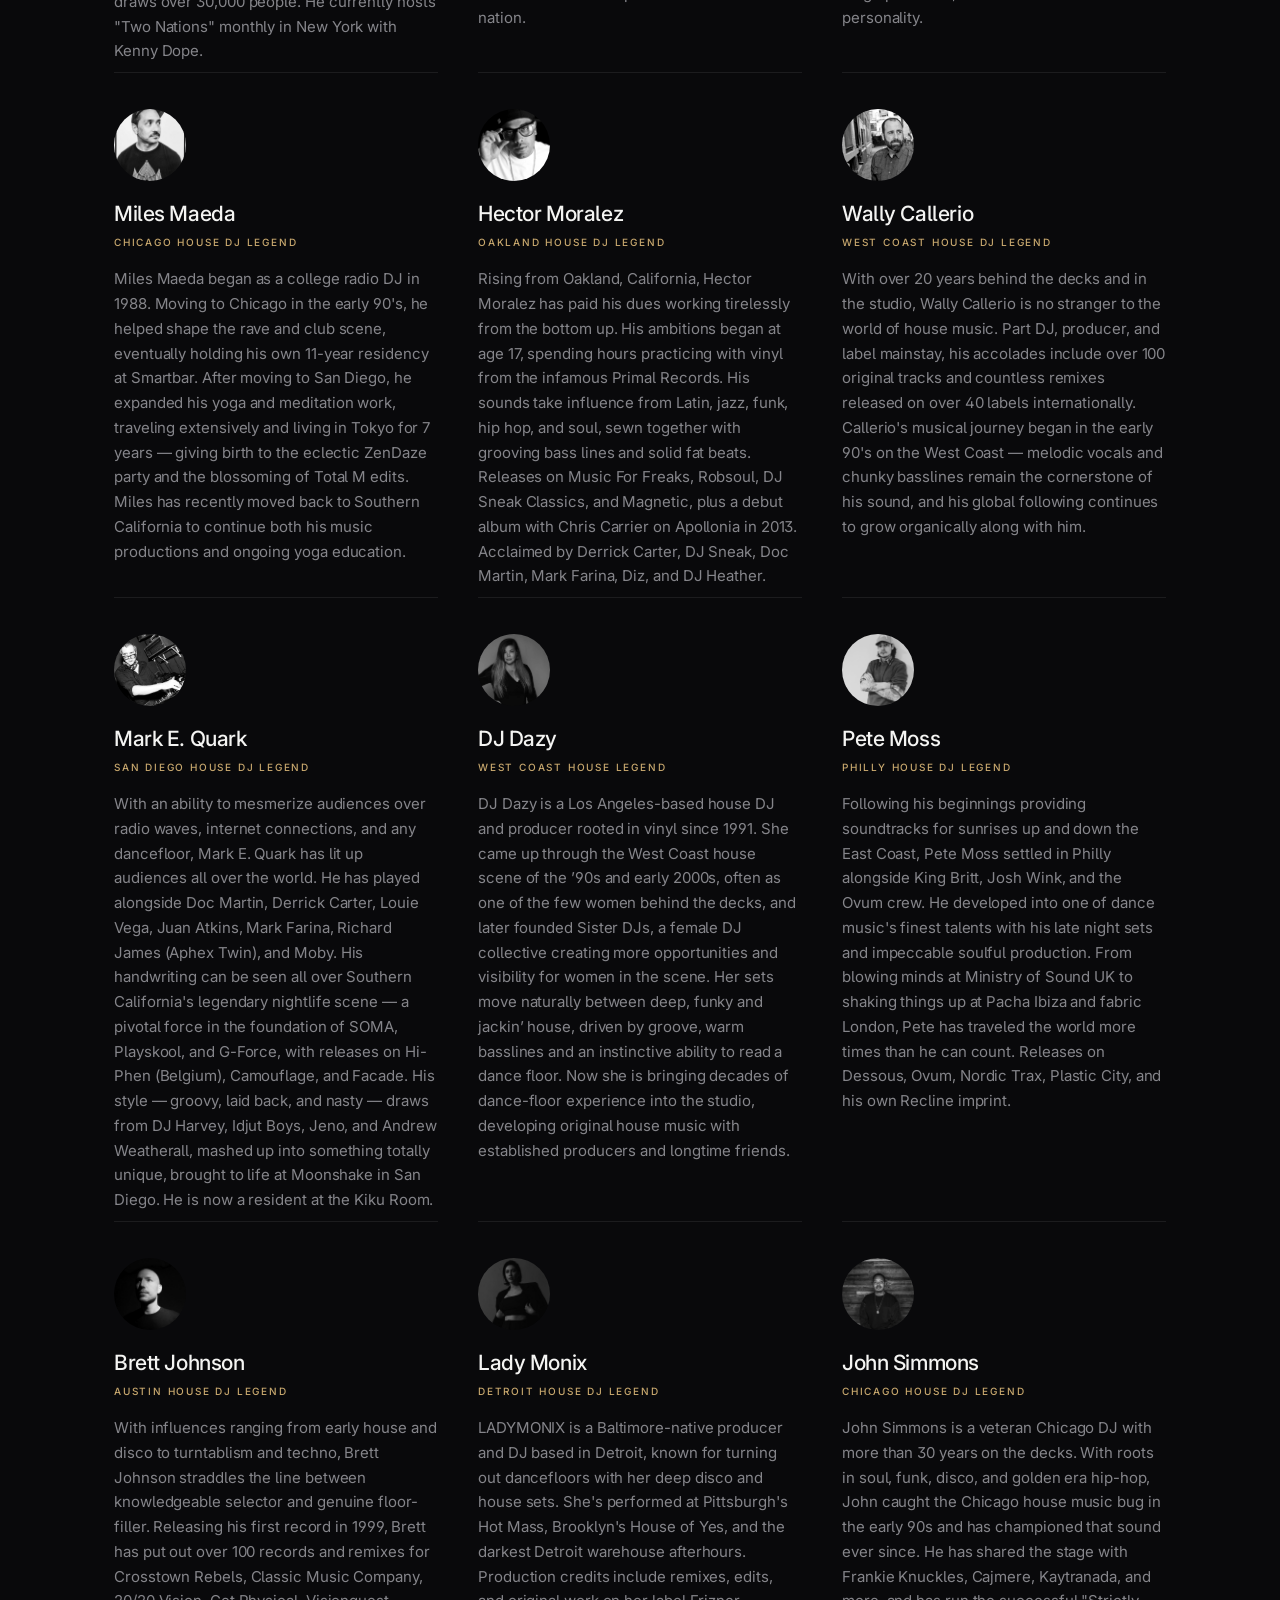
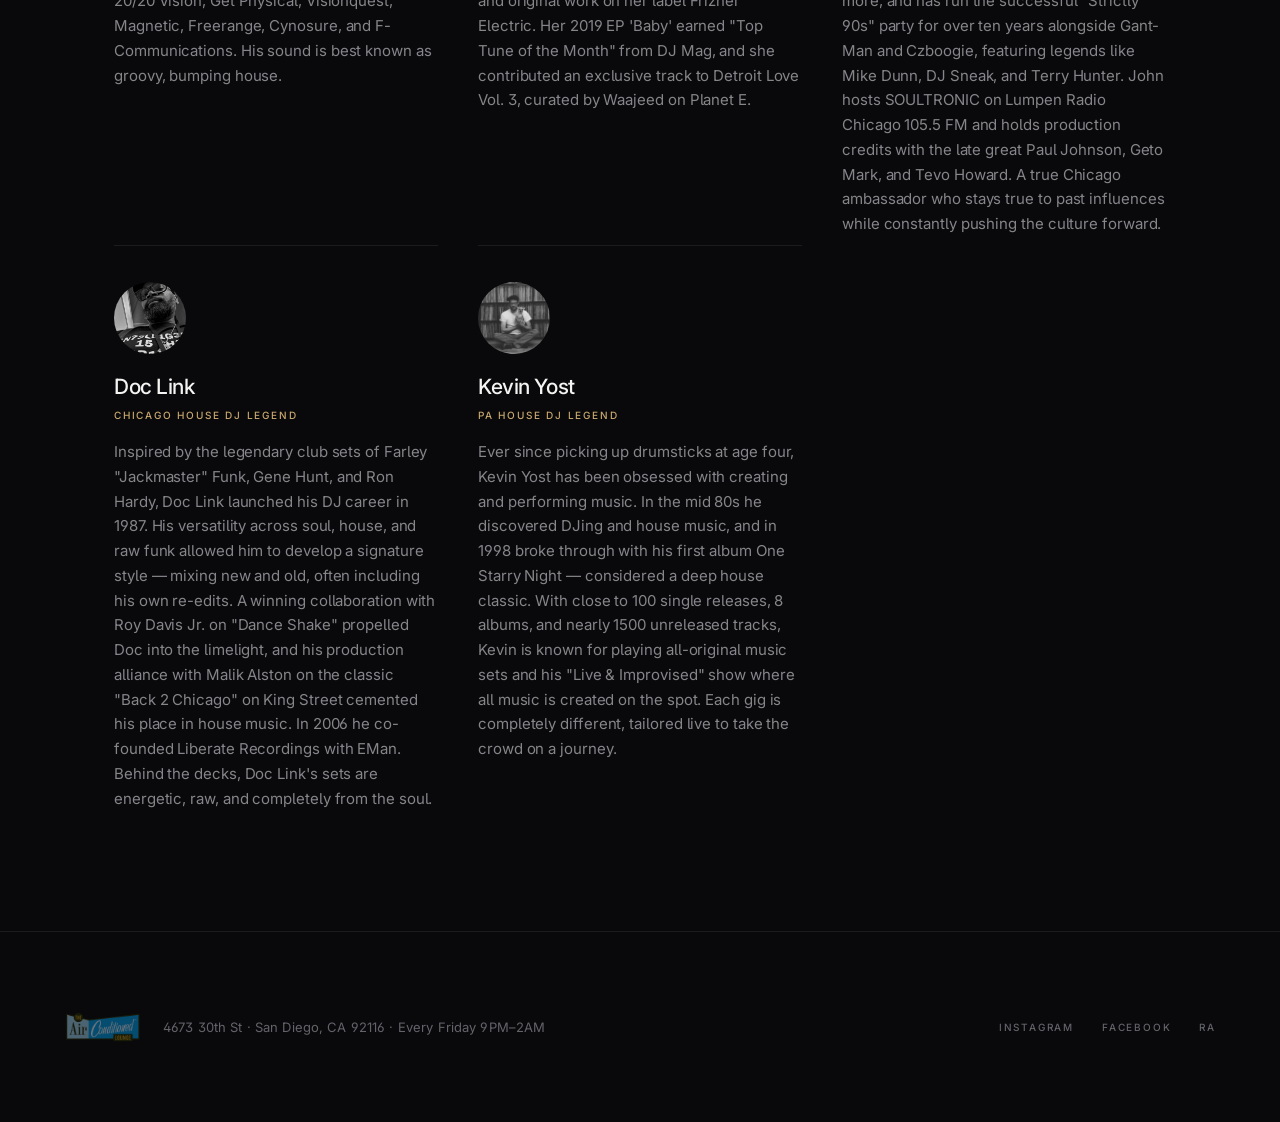
<file: guests.html>
<!DOCTYPE html>
<html lang="en">
<head>
  <meta charset="UTF-8">
  <meta name="viewport" content="width=device-width, initial-scale=1.0">
  <title>Guest DJs | House Music Fridays</title>
  <meta name="description" content="House Music Fridays at Air Conditioned Lounge — San Diego's home for deep, jackin & soulful house every Friday night.">
  <meta property="og:title" content="House Music Fridays">
  <meta property="og:description" content="10 years of exceptional house music every Friday at Air Conditioned Lounge, San Diego.">
  <meta property="og:image" content="https://hmfsd.github.io/assets/img/og-preview-v2.jpg">
  <meta property="og:type" content="website">
  <link rel="preconnect" href="https://fonts.googleapis.com">
  <link rel="preconnect" href="https://fonts.gstatic.com" crossorigin>
  <link href="https://fonts.googleapis.com/css2?family=Inter:wght@400;500;600;700&display=swap" rel="stylesheet">
  <link rel="stylesheet" href="css/style.css">
</head>
<body>

  <!-- Nav -->
  <nav class="nav nav--solid">
    <a href="index.html" class="nav__logo">
      <img src="assets/logos/hmf-logo.png" alt="HMF" class="nav__hmf-logo">
      <img src="assets/logos/ac-lounge-logo.png" alt="Air Conditioned Lounge">
    </a>
    <div class="nav__links">
      <a href="index.html" class="nav__link">Home</a>
      <a href="events.html" class="nav__link">Events</a>
      <a href="about.html" class="nav__link">About</a>
      <a href="residents.html" class="nav__link">Residents</a>
      <a href="guests.html" class="nav__link active">Guest DJs</a>
      <a href="photos.html" class="nav__link">Photos</a>
      <a href="mixes.html" class="nav__link">Mixes</a>
      <a href="connect.html" class="nav__link">Connect</a>
    
    </div>
    <button class="nav__hamburger" aria-label="Menu">
      <span></span>
      <span></span>
      <span></span>
    </button>
  </nav>

  <!-- Mobile nav overlay -->
  <div class="nav__mobile">
    <a href="index.html" class="nav__link">Home</a>
    <a href="events.html" class="nav__link">Events</a>
    <a href="about.html" class="nav__link">About</a>
    <a href="residents.html" class="nav__link">Residents</a>
    <a href="guests.html" class="nav__link active">Guest DJs</a>
    <a href="photos.html" class="nav__link">Photos</a>
    <a href="mixes.html" class="nav__link">Mixes</a>
    <a href="connect.html" class="nav__link">Connect</a>
  
  </div>

  <!-- Page Content -->
  <div id="guests-page">

    <div class="page-header container">
      <h1 class="page-header__title">Guest DJs</h1>
      <p class="page-header__subtitle">Legendary artists who've graced the HMF decks.</p>
    </div>

    <div class="section">
      <div id="guests-container" class="grid-3">
        <!-- JS populates guest cards from data/guests.json -->
      </div>
    </div>

  </div>

  <!-- Footer -->
  <footer class="footer">
    <div class="footer__inner">
      <div class="footer__info">
        <img src="assets/logos/ac-lounge-logo.png" alt="AC Lounge" style="height:20px;display:inline-block;vertical-align:middle;margin-right:8px;opacity:0.5;">
        4673 30th St · San Diego, CA 92116 · Every Friday 9PM–2AM
      </div>
      <div class="footer__links">
        <a href="https://instagram.com/housemusicfridays" target="_blank" rel="noopener noreferrer">Instagram</a>
        <a href="https://www.facebook.com/og.matthewBrian" target="_blank" rel="noopener noreferrer">Facebook</a>
        <a href="https://ra.co/promoters/160137" target="_blank" rel="noopener noreferrer">RA</a>
      </div>
    </div>
  </footer>

  <script src="js/nav.js"></script>
  <script src="js/gallery.js"></script>
  <script src="js/main.js"></script>
</body>
</html>
</file>
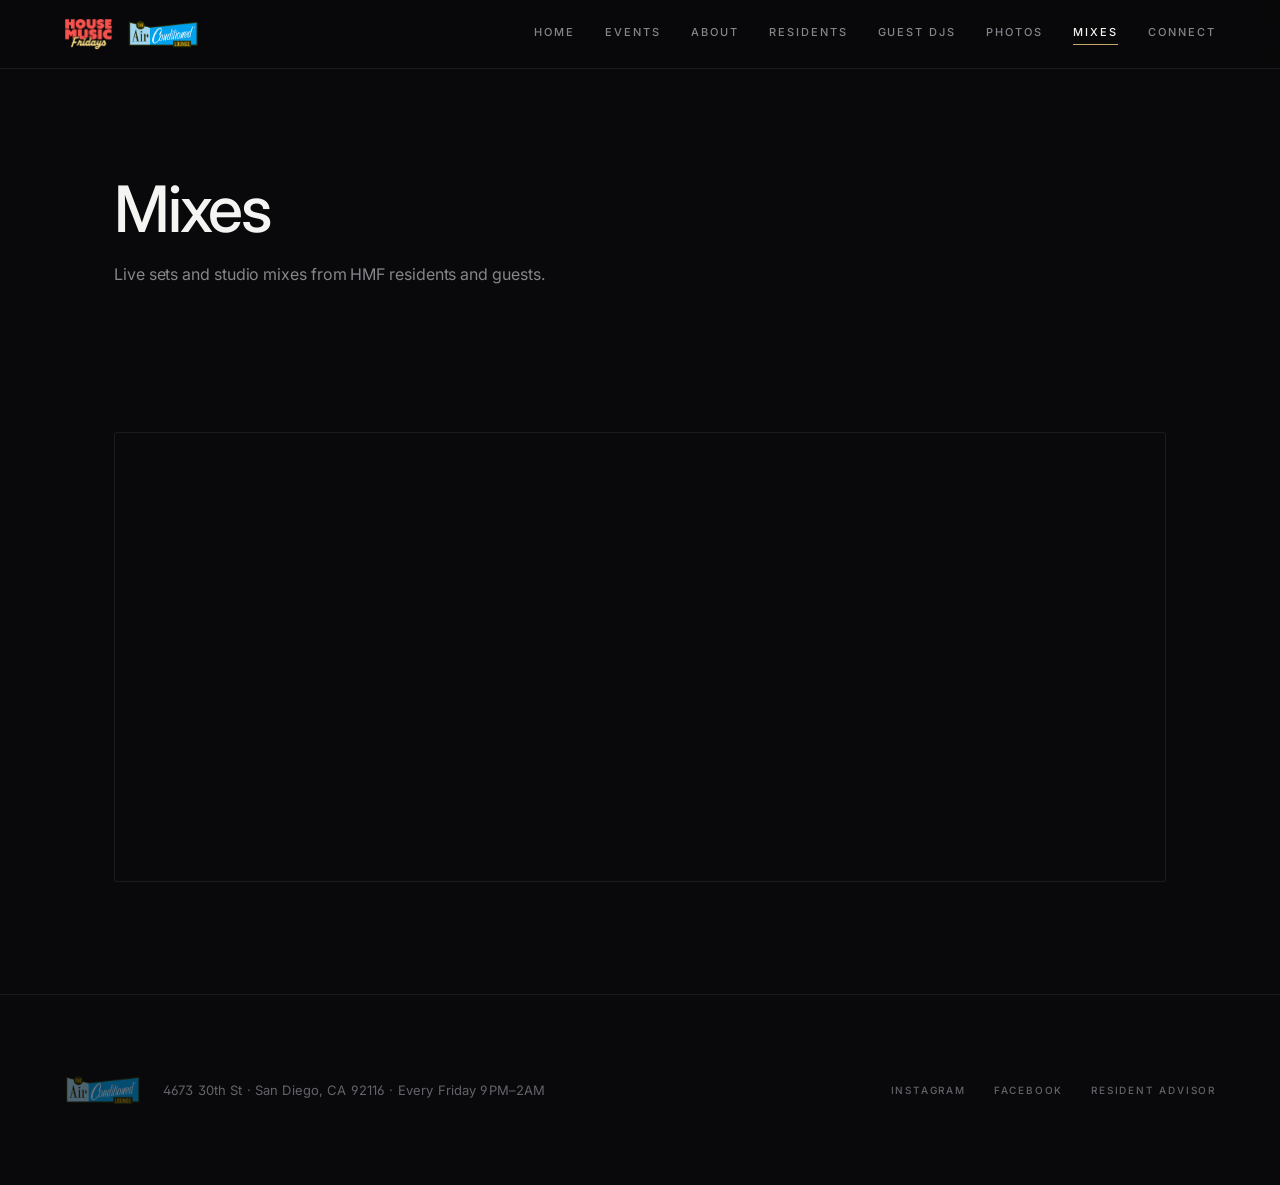
<file: mixes.html>
<!DOCTYPE html>
<html lang="en">
<head>
  <meta charset="UTF-8">
  <meta name="viewport" content="width=device-width, initial-scale=1.0">
  <title>Mixes | House Music Fridays</title>
  <meta name="description" content="House Music Fridays at Air Conditioned Lounge — San Diego's home for deep, jackin & soulful house every Friday night.">
  <meta property="og:title" content="House Music Fridays">
  <meta property="og:description" content="10 years of exceptional house music every Friday at Air Conditioned Lounge, San Diego.">
  <meta property="og:image" content="https://hmfsd.github.io/assets/img/og-preview-v2.jpg">
  <meta property="og:type" content="website">
  <link rel="preconnect" href="https://fonts.googleapis.com">
  <link rel="preconnect" href="https://fonts.gstatic.com" crossorigin>
  <link href="https://fonts.googleapis.com/css2?family=Inter:wght@400;500;600;700&display=swap" rel="stylesheet">
  <link rel="stylesheet" href="css/style.css">
</head>
<body>

  <nav class="nav nav--solid">
    <a href="index.html" class="nav__logo">
      <img src="assets/logos/hmf-logo.png" alt="HMF" class="nav__hmf-logo">
      <img src="assets/logos/ac-lounge-logo.png" alt="Air Conditioned Lounge">
    </a>
    <div class="nav__links">
      <a href="index.html" class="nav__link">Home</a>
      <a href="events.html" class="nav__link">Events</a>
      <a href="about.html" class="nav__link">About</a>
      <a href="residents.html" class="nav__link">Residents</a>
      <a href="guests.html" class="nav__link">Guest DJs</a>
      <a href="photos.html" class="nav__link">Photos</a>
      <a href="mixes.html" class="nav__link active">Mixes</a>
      <a href="connect.html" class="nav__link">Connect</a>
    
    </div>
    <button class="nav__hamburger" aria-label="Menu">
      <span></span><span></span><span></span>
    </button>
  </nav>
  <div class="nav__mobile">
    <a href="index.html" class="nav__link">Home</a>
    <a href="events.html" class="nav__link">Events</a>
    <a href="about.html" class="nav__link">About</a>
    <a href="residents.html" class="nav__link">Residents</a>
    <a href="guests.html" class="nav__link">Guest DJs</a>
    <a href="photos.html" class="nav__link">Photos</a>
    <a href="mixes.html" class="nav__link active">Mixes</a>
    <a href="connect.html" class="nav__link">Connect</a>
  
  </div>

  <div class="page-header">
    <div class="container">
      <h1 class="page-header__title">Mixes</h1>
      <p class="page-header__subtitle">Live sets and studio mixes from HMF residents and guests.</p>
    </div>
  </div>

  <div class="section">
    <iframe width="100%" height="450" scrolling="no" frameborder="no" allow="autoplay"
      src="https://w.soundcloud.com/player/?url=https%3A//soundcloud.com/eric-leonardis/sets/hmf-aclounge&color=%23c8a86e&auto_play=false&hide_related=true&show_comments=false&show_user=true&show_reposts=false&show_teaser=false&visual=false"
      class="soundcloud-embed"></iframe>
  </div>

  <footer class="footer">
    <div class="footer__inner">
      <div class="footer__info">
        <img src="assets/logos/ac-lounge-logo.png" alt="AC Lounge" style="height:20px;margin-right:8px;vertical-align:middle;opacity:0.5;">
        4673 30th St · San Diego, CA 92116 · Every Friday 9PM–2AM
      </div>
      <div class="footer__links">
        <a href="https://instagram.com/housemusicfridays" target="_blank" rel="noopener">Instagram</a>
        <a href="https://www.facebook.com/og.matthewBrian" target="_blank" rel="noopener">Facebook</a>
        <a href="https://ra.co/promoters/160137" target="_blank" rel="noopener">Resident Advisor</a>
      </div>
    </div>
  </footer>

  <script src="js/nav.js"></script>
  <script src="js/gallery.js"></script>
  <script src="js/main.js"></script>
</body>
</html>
</file>
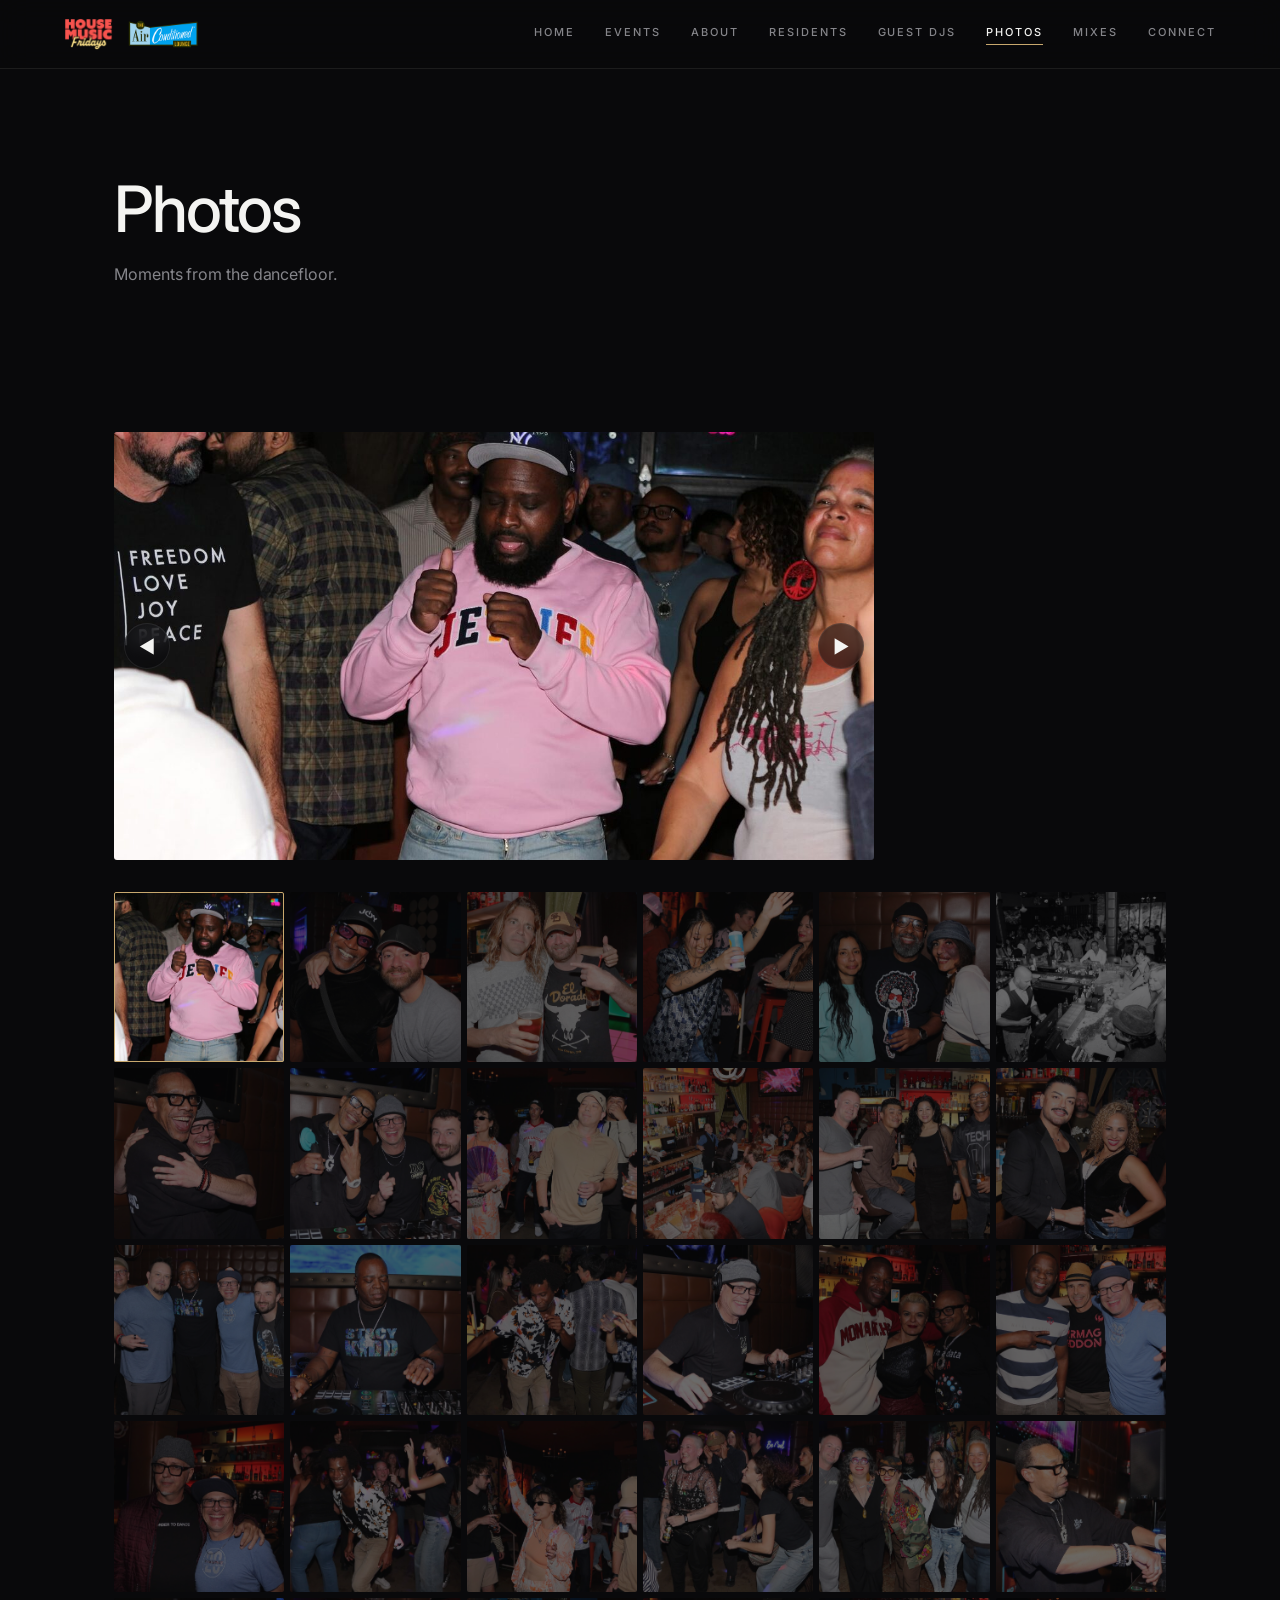
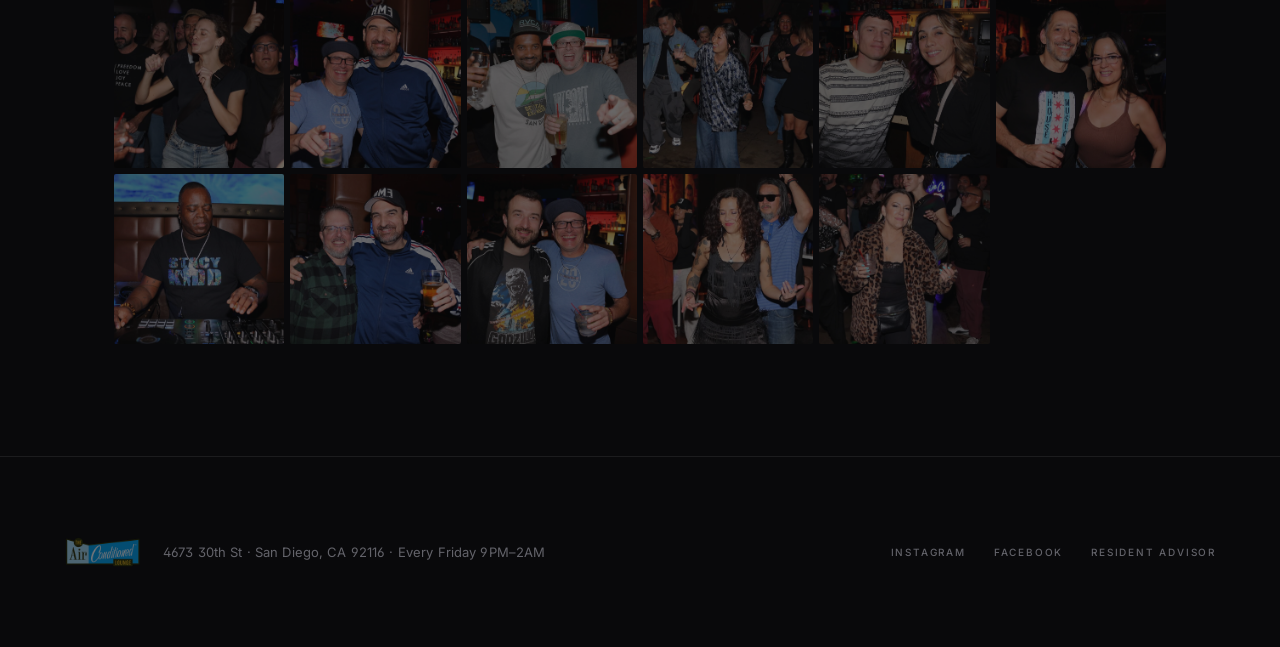
<file: photos.html>
<!DOCTYPE html>
<html lang="en">
<head>
  <meta charset="UTF-8">
  <meta name="viewport" content="width=device-width, initial-scale=1.0">
  <title>Photos | House Music Fridays</title>
  <meta name="description" content="House Music Fridays at Air Conditioned Lounge — San Diego's home for deep, jackin & soulful house every Friday night.">
  <meta property="og:title" content="House Music Fridays">
  <meta property="og:description" content="10 years of exceptional house music every Friday at Air Conditioned Lounge, San Diego.">
  <meta property="og:image" content="https://hmfsd.github.io/assets/img/og-preview-v2.jpg">
  <meta property="og:type" content="website">
  <link rel="preconnect" href="https://fonts.googleapis.com">
  <link rel="preconnect" href="https://fonts.gstatic.com" crossorigin>
  <link href="https://fonts.googleapis.com/css2?family=Inter:wght@400;500;600;700&display=swap" rel="stylesheet">
  <link rel="stylesheet" href="css/style.css">
</head>
<body>

  <nav class="nav nav--solid">
    <a href="index.html" class="nav__logo">
      <img src="assets/logos/hmf-logo.png" alt="HMF" class="nav__hmf-logo">
      <img src="assets/logos/ac-lounge-logo.png" alt="Air Conditioned Lounge">
    </a>
    <div class="nav__links">
      <a href="index.html" class="nav__link">Home</a>
      <a href="events.html" class="nav__link">Events</a>
      <a href="about.html" class="nav__link">About</a>
      <a href="residents.html" class="nav__link">Residents</a>
      <a href="guests.html" class="nav__link">Guest DJs</a>
      <a href="photos.html" class="nav__link active">Photos</a>
      <a href="mixes.html" class="nav__link">Mixes</a>
      <a href="connect.html" class="nav__link">Connect</a>
    
    </div>
    <button class="nav__hamburger" aria-label="Menu">
      <span></span><span></span><span></span>
    </button>
  </nav>
  <div class="nav__mobile">
    <a href="index.html" class="nav__link">Home</a>
    <a href="events.html" class="nav__link">Events</a>
    <a href="about.html" class="nav__link">About</a>
    <a href="residents.html" class="nav__link">Residents</a>
    <a href="guests.html" class="nav__link">Guest DJs</a>
    <a href="photos.html" class="nav__link active">Photos</a>
    <a href="mixes.html" class="nav__link">Mixes</a>
    <a href="connect.html" class="nav__link">Connect</a>
  
  </div>

  <div id="photos-page">

    <div class="page-header">
      <div class="container">
        <h1 class="page-header__title">Photos</h1>
        <p class="page-header__subtitle">Moments from the dancefloor.</p>
      </div>
    </div>

    <div class="section">
      <div class="gallery">
        <div class="gallery__preview-wrap">
          <div class="gallery__preview"></div>
          <div class="gallery__arrows">
            <button class="gallery__arrow gallery__arrow--prev" aria-label="Previous photo">&#9664;</button>
            <button class="gallery__arrow gallery__arrow--next" aria-label="Next photo">&#9654;</button>
          </div>
        </div>
        <div class="gallery__grid"></div>
      </div>
    </div>

  </div>

  <footer class="footer">
    <div class="footer__inner">
      <div class="footer__info">
        <img src="assets/logos/ac-lounge-logo.png" alt="AC Lounge" style="height:20px;margin-right:8px;vertical-align:middle;opacity:0.5;">
        4673 30th St · San Diego, CA 92116 · Every Friday 9PM–2AM
      </div>
      <div class="footer__links">
        <a href="https://instagram.com/housemusicfridays" target="_blank" rel="noopener">Instagram</a>
        <a href="https://www.facebook.com/og.matthewBrian" target="_blank" rel="noopener">Facebook</a>
        <a href="https://ra.co/promoters/160137" target="_blank" rel="noopener">Resident Advisor</a>
      </div>
    </div>
  </footer>

  <script src="js/nav.js"></script>
  <script src="js/gallery.js"></script>
  <script src="js/main.js"></script>
</body>
</html>
</file>
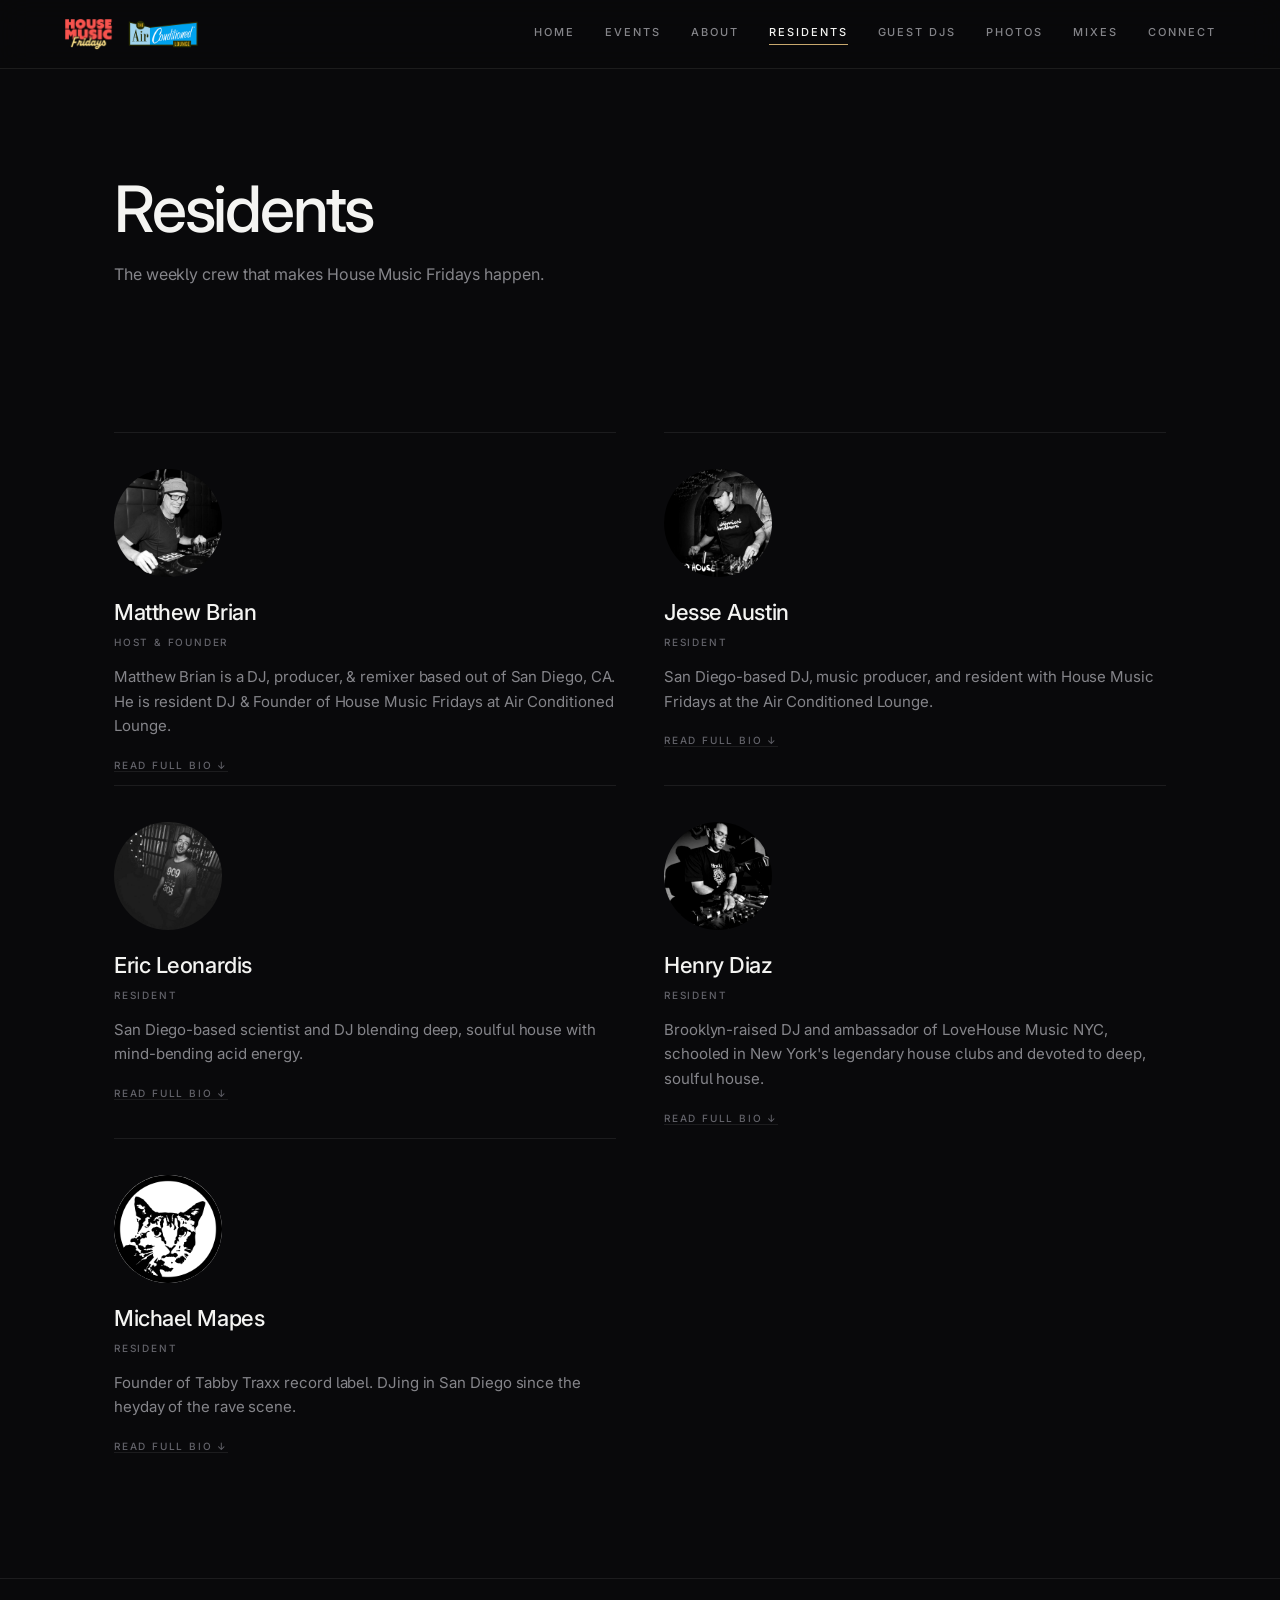
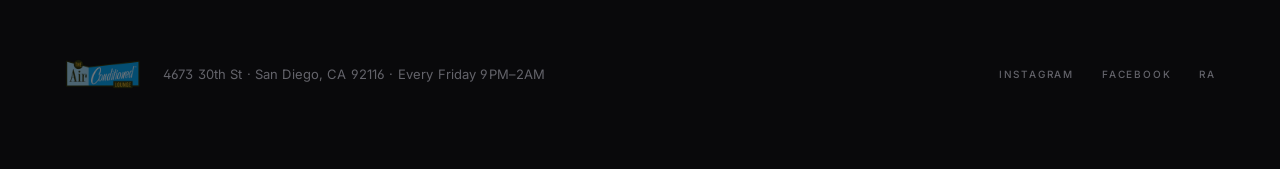
<file: residents.html>
<!DOCTYPE html>
<html lang="en">
<head>
  <meta charset="UTF-8">
  <meta name="viewport" content="width=device-width, initial-scale=1.0">
  <title>Residents | House Music Fridays</title>
  <meta name="description" content="House Music Fridays at Air Conditioned Lounge — San Diego's home for deep, jackin & soulful house every Friday night.">
  <meta property="og:title" content="House Music Fridays">
  <meta property="og:description" content="10 years of exceptional house music every Friday at Air Conditioned Lounge, San Diego.">
  <meta property="og:image" content="https://hmfsd.github.io/assets/img/og-preview-v2.jpg">
  <meta property="og:type" content="website">
  <link rel="preconnect" href="https://fonts.googleapis.com">
  <link rel="preconnect" href="https://fonts.gstatic.com" crossorigin>
  <link href="https://fonts.googleapis.com/css2?family=Inter:wght@400;500;600;700&display=swap" rel="stylesheet">
  <link rel="stylesheet" href="css/style.css">
</head>
<body>

  <nav class="nav nav--solid">
    <a href="index.html" class="nav__logo">
      <img src="assets/logos/hmf-logo.png" alt="HMF" class="nav__hmf-logo">
      <img src="assets/logos/ac-lounge-logo.png" alt="Air Conditioned Lounge">
    </a>
    <div class="nav__links">
      <a href="index.html" class="nav__link">Home</a>
      <a href="events.html" class="nav__link">Events</a>
      <a href="about.html" class="nav__link">About</a>
      <a href="residents.html" class="nav__link active">Residents</a>
      <a href="guests.html" class="nav__link">Guest DJs</a>
      <a href="photos.html" class="nav__link">Photos</a>
      <a href="mixes.html" class="nav__link">Mixes</a>
      <a href="connect.html" class="nav__link">Connect</a>
    </div>
    <button class="nav__hamburger" aria-label="Toggle menu">
      <span></span><span></span><span></span>
    </button>
  </nav>
  <div class="nav__mobile">
    <a href="index.html" class="nav__link">Home</a>
    <a href="events.html" class="nav__link">Events</a>
    <a href="about.html" class="nav__link">About</a>
    <a href="residents.html" class="nav__link active">Residents</a>
    <a href="guests.html" class="nav__link">Guest DJs</a>
    <a href="photos.html" class="nav__link">Photos</a>
    <a href="mixes.html" class="nav__link">Mixes</a>
    <a href="connect.html" class="nav__link">Connect</a>
  </div>

  <div id="residents-page">
    <div class="page-header container">
      <h1 class="page-header__title">Residents</h1>
      <p class="page-header__subtitle">The weekly crew that makes House Music Fridays happen.</p>
    </div>

    <div class="section">
      <div id="residents-container" class="grid-2">
        <!-- JS populates from data/residents.json -->
      </div>
    </div>
  </div>

  <footer class="footer">
    <div class="footer__inner">
      <div class="footer__info">
        <img src="assets/logos/ac-lounge-logo.png" alt="Air Conditioned Lounge" style="height:20px;display:inline-block;vertical-align:middle;margin-right:8px;opacity:0.5;">
        4673 30th St · San Diego, CA 92116 · Every Friday 9PM–2AM
      </div>
      <div class="footer__links">
        <a href="https://instagram.com/housemusicfridays" target="_blank" rel="noopener noreferrer">Instagram</a>
        <a href="https://www.facebook.com/og.matthewBrian" target="_blank" rel="noopener noreferrer">Facebook</a>
        <a href="https://ra.co/promoters/160137" target="_blank" rel="noopener noreferrer">RA</a>
      </div>
    </div>
  </footer>

  <script src="js/nav.js"></script>
  <script src="js/gallery.js"></script>
  <script src="js/main.js"></script>
</body>
</html>
</file>
<file: css/style.css>
/* ============================================================
   House Music Fridays — Main Stylesheet
   Air Conditioned Lounge, San Diego

   Visual language: near-black ground, hairline rules instead of
   filled boxes, one restrained gold accent, generous vertical
   air, and type that gets larger and quieter rather than bolder.
   ============================================================ */

/* ------------------------------------------------------------
   1. Custom Properties
   ------------------------------------------------------------ */
:root {
  /* Surfaces */
  --bg-deep: #09090b;
  --bg-section: #0c0c0f;
  --bg-card: #101014;
  --bg-hover: #16161b;

  /* Hairlines — the primary structural device */
  --border: rgba(255, 255, 255, 0.08);
  --border-strong: rgba(255, 255, 255, 0.16);

  /* Accent — used sparingly: small labels, hover, active state */
  --accent: #c8a86e;
  --accent-hover: #e0c48d;

  /* Text ramp */
  --text-primary: #f4f4f2;
  --text-body: #b4b4b0;
  --text-muted: #85858a;
  --text-dim: #63636a;
  --text-faint: #3c3c44;

  /* Rhythm */
  --gutter: clamp(1.25rem, 5vw, 4rem);
  --section-y: clamp(3.5rem, 9vw, 7rem);
  --measure: 1180px;

  /* Geometry — near-square corners read sharper than pills */
  --radius: 2px;
  --radius-img: 3px;

  /* Motion */
  --ease: cubic-bezier(0.22, 0.61, 0.36, 1);
}

/* ------------------------------------------------------------
   2. Reset & Base Styles
   ------------------------------------------------------------ */
*,
*::before,
*::after {
  box-sizing: border-box;
  margin: 0;
  padding: 0;
}

html {
  scroll-behavior: smooth;
  -webkit-text-size-adjust: 100%;
  overflow-x: hidden;
}

body {
  background: var(--bg-deep);
  color: var(--text-body);
  font-family: 'Inter', -apple-system, BlinkMacSystemFont, 'Segoe UI', sans-serif;
  font-size: 16px;
  line-height: 1.7;
  letter-spacing: -0.005em;
  -webkit-font-smoothing: antialiased;
  -moz-osx-font-smoothing: grayscale;
  font-feature-settings: 'ss01' 1, 'cv05' 1;
}

a {
  color: var(--accent);
  text-decoration: none;
  transition: color 0.25s var(--ease);
}

a:hover {
  color: var(--accent-hover);
}

img, video, iframe {
  display: block;
  max-width: 100%;
}

ul, ol {
  list-style: none;
}

button {
  font-family: inherit;
}

:focus-visible {
  outline: 1px solid var(--accent);
  outline-offset: 3px;
}

/* Shared "small caps label" treatment — the one place gold appears
   at rest. Wide tracking does the emphasis work, not weight. */
.section__label,
.card--bio__role,
.card--guest__credential,
.card--blog__author,
.hero__subtitle,
.nav__links,
.nav__mobile a,
.btn {
  text-transform: uppercase;
  letter-spacing: 0.18em;
  font-weight: 500;
}

/* ------------------------------------------------------------
   3. Nav Styles
   ------------------------------------------------------------ */
.nav {
  position: fixed;
  top: 0;
  left: 0;
  width: 100%;
  z-index: 1000;
  display: flex;
  flex-direction: row;
  align-items: center;
  justify-content: space-between;
  padding: 18px var(--gutter);
  transition: background 0.4s var(--ease), border-color 0.4s var(--ease);
}

.nav--transparent {
  background: transparent;
  border-bottom: 1px solid transparent;
}

.nav--solid {
  background: rgba(9, 9, 11, 0.72);
  border-bottom: 1px solid var(--border);
  backdrop-filter: blur(16px) saturate(140%);
  -webkit-backdrop-filter: blur(16px) saturate(140%);
}

.nav__logo {
  display: flex;
  flex-direction: row;
  align-items: center;
  gap: 14px;
}

.nav__logo img {
  height: 28px;
  width: auto;
}

.nav__logo img.nav__hmf-logo {
  height: 32px;
}

.nav__links {
  display: flex;
  flex-direction: row;
  align-items: center;
  gap: 30px;
  font-size: 11px;
}

.nav__links a {
  color: var(--text-muted);
  position: relative;
  padding-bottom: 3px;
  transition: color 0.25s var(--ease);
}

/* Hairline that grows from the left rather than a color swap */
.nav__links a::after {
  content: '';
  position: absolute;
  left: 0;
  bottom: 0;
  width: 100%;
  height: 1px;
  background: var(--accent);
  transform: scaleX(0);
  transform-origin: left;
  transition: transform 0.3s var(--ease);
}

.nav__links a:hover {
  color: var(--text-primary);
}

.nav__links a:hover::after,
.nav__links a.active::after {
  transform: scaleX(1);
}

.nav__links a.active {
  color: var(--text-primary);
}

.nav__hamburger {
  display: none;
  flex-direction: column;
  justify-content: center;
  gap: 6px;
  width: 26px;
  height: 26px;
  cursor: pointer;
  background: none;
  border: none;
  padding: 0;
}

.nav__hamburger span {
  display: block;
  width: 100%;
  height: 1px;
  background: var(--text-primary);
  border-radius: 0;
  transition: transform 0.3s var(--ease), opacity 0.3s var(--ease);
}

/* Mobile nav overlay */
.nav__mobile {
  display: none;
  position: fixed;
  inset: 0;
  z-index: 999;
  background: var(--bg-deep);
  flex-direction: column;
  align-items: center;
  justify-content: center;
  gap: 28px;
}

.nav__mobile.active {
  display: flex;
}

.nav__mobile a {
  font-size: 15px;
  color: var(--text-muted);
  transition: color 0.25s var(--ease);
}

.nav__mobile a:hover,
.nav__mobile a.active {
  color: var(--text-primary);
}

/* ------------------------------------------------------------
   4. Hero Section
   ------------------------------------------------------------ */
.hero {
  position: relative;
  background: var(--bg-deep);
  padding-top: 96px;
  padding-bottom: clamp(2rem, 5vw, 4rem);
}

.hero__inner {
  max-width: var(--measure);
  margin: 0 auto;
  padding: clamp(2rem, 6vw, 4.5rem) var(--gutter) clamp(1.5rem, 4vw, 3rem);
  display: flex;
  flex-direction: column;
  align-items: center;
  gap: clamp(2rem, 5vw, 3.5rem);
}

.hero__content {
  text-align: center;
  flex-shrink: 0;
}

.hero__logos {
  display: flex;
  flex-direction: row;
  align-items: center;
  justify-content: center;
  gap: 20px;
  margin-bottom: 28px;
}

.hero__title {
  font-size: clamp(2.25rem, 6vw, 4.25rem);
  font-weight: 500;
  letter-spacing: -0.035em;
  line-height: 1.02;
  color: var(--text-primary);
}

.hero__subtitle {
  font-size: 11px;
  color: var(--text-muted);
  margin-top: 20px;
}

.hero__tagline {
  font-size: 14px;
  color: var(--text-dim);
  margin-top: 10px;
}

/* Gold, but small and tracked rather than large and loud */
.hero__tagline-big {
  font-size: 12px;
  font-weight: 500;
  text-transform: uppercase;
  letter-spacing: 0.18em;
  color: var(--accent);
  margin-top: 24px;
}

.hero__address {
  font-size: 14px;
  color: var(--text-muted);
  margin-top: 10px;
}

.hero__video-wrap {
  width: 100%;
  max-width: 440px;
}

.hero__video {
  width: 100%;
  border-radius: var(--radius-img);
  display: block;
}

.hero__overlay {
  display: none;
}

/* ------------------------------------------------------------
   5. Section Styles
   ------------------------------------------------------------ */
.section {
  padding: var(--section-y) var(--gutter);
  max-width: var(--measure);
  margin: 0 auto;
}

.section--alt {
  background: var(--bg-section);
  border-top: 1px solid var(--border);
  border-bottom: 1px solid var(--border);
}

/* When section--alt is used, the section inside needs full width background */
.section--alt .section {
  padding-left: 0;
  padding-right: 0;
}

/* The eyebrow label: small, gold, widely tracked, with a rule
   running from it to the edge of the measure. */
.section__label {
  font-size: 11px;
  color: var(--accent);
  margin-bottom: 28px;
  display: flex;
  align-items: center;
  gap: 18px;
}

.section__label::after {
  content: '';
  flex: 1;
  height: 1px;
  background: var(--border);
}

.section__title {
  font-size: clamp(1.625rem, 3.5vw, 2.5rem);
  font-weight: 500;
  letter-spacing: -0.03em;
  line-height: 1.12;
  color: var(--text-primary);
}

/* ------------------------------------------------------------
   6. Card Components

   Cards are no longer boxes. A hairline above and open space
   below does the separating, which keeps the flyers and photos
   as the only filled shapes on the page.
   ------------------------------------------------------------ */
.card {
  background: transparent;
  border: none;
  border-top: 1px solid var(--border);
  border-radius: 0;
  padding: 36px 0 8px;
  transition: border-color 0.4s var(--ease);
}

.card:hover {
  border-top-color: var(--border-strong);
}

/* Bio card */
.card--bio {
  display: flex;
  flex-direction: column;
  align-items: flex-start;
  text-align: left;
}

.card--bio__photo {
  width: 108px;
  height: 108px;
  border-radius: 50%;
  object-fit: cover;
  margin-bottom: 22px;
  filter: grayscale(100%) contrast(1.05);
  transition: filter 0.5s var(--ease);
}

.card--bio:hover .card--bio__photo {
  filter: grayscale(0%) contrast(1);
}

.card--bio__name {
  font-size: 22px;
  font-weight: 500;
  letter-spacing: -0.02em;
  line-height: 1.2;
  color: var(--text-primary);
}

.card--bio__role {
  font-size: 10px;
  color: var(--text-dim);
  margin-top: 8px;
}

.card--bio__text {
  font-size: 15px;
  color: var(--text-muted);
  line-height: 1.65;
}

.card--bio__expand {
  font-size: 10px;
  text-transform: uppercase;
  letter-spacing: 0.18em;
  font-weight: 500;
  color: var(--text-dim);
  cursor: pointer;
  margin-top: 20px;
  padding: 0;
  background: none;
  border: none;
  border-bottom: 1px solid var(--border);
  font-family: inherit;
  transition: color 0.25s var(--ease), border-color 0.25s var(--ease);
}

.card--bio__expand:hover {
  color: var(--accent);
  border-bottom-color: var(--accent);
}

.card--bio__full {
  display: none;
}

.card--bio.expanded .card--bio__full {
  display: block;
}

/* Event card */
.card--event {
  display: flex;
  flex-direction: row;
  gap: clamp(1.75rem, 4vw, 3.25rem);
  align-items: center;
}

/* Social card */
.card--social {
  display: flex;
  flex-direction: row;
  align-items: center;
  gap: 16px;
  padding: 18px 0;
  background: transparent;
  border: none;
  border-top: 1px solid var(--border);
  border-radius: 0;
  transition: border-color 0.3s var(--ease);
}

.card--social:hover {
  border-top-color: var(--accent);
}

/* Guest card */
.card--guest {
  display: flex;
  flex-direction: column;
  align-items: flex-start;
  text-align: left;
}

.card--guest__photo {
  width: 72px;
  height: 72px;
  border-radius: 50%;
  object-fit: cover;
  margin-bottom: 20px;
  filter: grayscale(100%) contrast(1.05);
  transition: filter 0.5s var(--ease);
}

.card--guest:hover .card--guest__photo {
  filter: grayscale(0%) contrast(1);
}

.card--guest__name {
  font-size: 21px;
  font-weight: 500;
  letter-spacing: -0.02em;
  line-height: 1.2;
  color: var(--text-primary);
  margin-bottom: 8px;
}

.card--guest__credential {
  font-size: 10px;
  color: var(--accent);
  margin-bottom: 16px;
}

.card--guest__bio {
  font-size: 15px;
  color: var(--text-muted);
  line-height: 1.65;
}

/* Bio card text */
.card--bio__short {
  font-size: 15px;
  color: var(--text-muted);
  line-height: 1.65;
  margin-top: 14px;
}

.card--bio__full {
  margin-top: 16px;
  font-size: 15px;
  color: var(--text-muted);
  line-height: 1.75;
  text-align: left;
}

.card--bio__discography {
  margin-top: 24px;
  padding-top: 20px;
  border-top: 1px solid var(--border);
}

.card--bio__discography li {
  font-size: 12px;
  color: var(--text-dim);
  padding: 8px 0;
  border-bottom: 1px solid rgba(255, 255, 255, 0.04);
  letter-spacing: 0.01em;
}

/* Event card elements */
.card--event__flyer,
.upcoming-event__flyer {
  width: clamp(240px, 32vw, 380px);
  aspect-ratio: 1;
  height: auto;
  border-radius: var(--radius-img);
  object-fit: cover;
  flex-shrink: 0;
}

.card--event__info {
  min-width: 0;
}

.card--event__title,
.upcoming-event__title {
  font-size: clamp(1.5rem, 3vw, 2.25rem);
  font-weight: 500;
  letter-spacing: -0.03em;
  line-height: 1.12;
  color: var(--text-primary);
  margin-bottom: 18px;
}

.card--event__date,
.upcoming-event__date {
  font-size: 15px;
  color: var(--text-body);
  margin-bottom: 4px;
}

.card--event__venue,
.upcoming-event__venue {
  font-size: 10px;
  text-transform: uppercase;
  letter-spacing: 0.16em;
  color: var(--text-dim);
}

.card--event__links {
  display: flex;
  gap: 10px;
  margin-top: 32px;
  flex-wrap: wrap;
}

/* Blog card */
.card--blog {
  padding: 36px 0 8px;
  overflow: hidden;
  display: flex;
  flex-direction: row;
  align-items: flex-start;
  gap: 32px;
  margin-bottom: 0;
}

.card--blog__image {
  width: 260px;
  min-width: 260px;
  min-height: 0;
  aspect-ratio: 1;
  object-fit: cover;
  display: block;
  border-radius: var(--radius-img);
}

.card--blog__content {
  padding: 0;
  display: flex;
  flex-direction: column;
  justify-content: flex-start;
  flex: 1;
  min-width: 0;
}

.card--blog__title {
  font-size: clamp(1.375rem, 2.5vw, 1.75rem);
  font-weight: 500;
  color: var(--text-primary);
  margin-bottom: 12px;
  line-height: 1.18;
  letter-spacing: -0.025em;
}

.card--blog__author {
  font-size: 10px;
  color: var(--accent);
  margin-bottom: 6px;
}

.card--blog__date {
  font-size: 12px;
  font-weight: 400;
  color: var(--text-dim);
  margin-bottom: 18px;
}

.card--blog__excerpt {
  font-size: 15px;
  color: var(--text-muted);
  line-height: 1.75;
}

.card--blog__body {
  font-size: 15px;
  color: var(--text-muted);
  line-height: 1.85;
  margin-top: 18px;
}

.card--blog__toggle {
  font-size: 10px;
  font-weight: 500;
  color: var(--text-dim);
  cursor: pointer;
  margin-top: 24px;
  background: none;
  border: none;
  border-bottom: 1px solid var(--border);
  font-family: inherit;
  padding: 0 0 2px;
  text-transform: uppercase;
  letter-spacing: 0.18em;
  align-self: flex-start;
  transition: color 0.25s var(--ease), border-color 0.25s var(--ease);
}

.card--blog__toggle:hover {
  color: var(--accent);
  border-bottom-color: var(--accent);
}

/* Blog card expanded — thumbnail hidden, full article with inline image */
.card--blog.expanded .card--blog__content {
  justify-content: flex-start;
}

.card--blog__body-image {
  float: right;
  width: 340px;
  border-radius: var(--radius-img);
  margin: 0 0 20px 28px;
}

@media (max-width: 680px) {
  .card--blog__body-image {
    float: none;
    width: 100%;
    margin: 0 0 16px 0;
  }
}

/* Blog card responsive — stack on small screens */
@media (max-width: 680px) {
  .card--blog {
    flex-direction: column;
    gap: 20px;
  }

  .card--blog__image {
    width: 100%;
    min-width: 100%;
    max-height: 300px;
    border-radius: var(--radius-img);
  }
}

/* Explore card */
.card--explore {
  text-align: left;
  padding: 26px 0 10px;
  cursor: pointer;
}

.card--explore:hover {
  background: transparent;
  border-top-color: var(--accent);
}

/* ------------------------------------------------------------
   7. Button Styles

   Ghost buttons only — a hairline border and tracked micro-caps.
   Gold arrives on hover, never at rest.
   ------------------------------------------------------------ */
.btn {
  display: inline-flex;
  align-items: center;
  justify-content: center;
  background: transparent;
  border: 1px solid var(--border);
  border-radius: var(--radius);
  padding: 15px 26px;
  font-size: 10px;
  font-family: inherit;
  color: var(--text-body);
  cursor: pointer;
  transition: border-color 0.3s var(--ease), color 0.3s var(--ease),
    background 0.3s var(--ease);
}

.btn:hover {
  background: transparent;
  border-color: var(--accent);
  color: var(--accent);
}

.btn--outline {
  background: transparent;
}

.btn--ticket-primary {
  flex-direction: column;
  text-decoration: none;
  border-color: var(--border-strong);
  color: var(--text-primary);
}

.btn--ticket-primary:hover {
  border-color: var(--accent);
  color: var(--accent);
}

.btn--ticket-primary .ticket-top {
  display: flex;
  align-items: center;
}

.btn--ticket-primary .ticket-subtitle {
  font-size: 9px;
  opacity: 0.55;
  margin-top: 4px;
  letter-spacing: 0.14em;
}

/* ------------------------------------------------------------
   8. Gallery Styles
   ------------------------------------------------------------ */
.gallery {
  position: relative;
}

.gallery__preview {
  width: 100%;
  max-width: 760px;
  margin: 0 auto;
  border-radius: var(--radius-img);
  position: relative;
  overflow: hidden;
  aspect-ratio: 16 / 9;
}

.gallery__preview--square {
  aspect-ratio: 1;
  max-width: 58%;
}

.gallery__preview--square img {
  object-fit: contain;
}

.gallery__preview img {
  width: 100%;
  height: 100%;
  object-fit: contain;
  transition: opacity 0.6s var(--ease);
}

.gallery__preview-wrap {
  position: relative;
  display: inline-block;
  width: 100%;
  max-width: 760px;
}

.gallery__arrows {
  position: absolute;
  top: 50%;
  left: 0;
  right: 0;
  transform: translateY(-50%);
  display: flex;
  justify-content: space-between;
  padding: 0 10px;
  pointer-events: none;
  z-index: 10;
}

.gallery__arrow,
.gallery__arrow--prev,
.gallery__arrow--next {
  width: 46px;
  height: 46px;
  border-radius: 50%;
  background: rgba(9, 9, 11, 0.55);
  backdrop-filter: blur(10px);
  -webkit-backdrop-filter: blur(10px);
  border: 1px solid var(--border);
  color: var(--text-primary);
  cursor: pointer;
  display: flex;
  align-items: center;
  justify-content: center;
  pointer-events: all;
  font-size: 18px;
  transition: background 0.3s var(--ease), border-color 0.3s var(--ease);
}

.gallery__arrow:hover {
  background: rgba(9, 9, 11, 0.8);
  border-color: var(--border-strong);
}

.gallery__grid {
  display: grid;
  grid-template-columns: repeat(6, 1fr);
  gap: 6px;
  margin-top: 24px;
}

.gallery__thumb {
  aspect-ratio: 1;
  border-radius: var(--radius);
  overflow: hidden;
  cursor: pointer;
  opacity: 0.4;
  transition: opacity 0.3s var(--ease);
  border: none;
  outline: 1px solid transparent;
  outline-offset: -1px;
}

.gallery__thumb.active {
  opacity: 1;
  outline-color: var(--accent);
}

.gallery__thumb:hover {
  opacity: 0.8;
}

.gallery__thumb img {
  width: 100%;
  height: 100%;
  object-fit: cover;
}

.gallery__dots {
  display: flex;
  align-items: center;
  justify-content: center;
  gap: 8px;
  margin-top: 20px;
}

.gallery__dot {
  width: 4px;
  height: 4px;
  border-radius: 50%;
  background: var(--text-faint);
  border: none;
  padding: 0;
  cursor: pointer;
  transition: background 0.3s var(--ease), transform 0.3s var(--ease);
}

.gallery__dot.active {
  background: var(--accent);
  transform: scale(1.5);
}

/* ------------------------------------------------------------
   9. Lightbox Styles
   ------------------------------------------------------------ */
.lightbox {
  position: fixed;
  inset: 0;
  z-index: 2000;
  background: rgba(5, 5, 7, 0.97);
  backdrop-filter: blur(8px);
  -webkit-backdrop-filter: blur(8px);
  display: none;
  align-items: center;
  justify-content: center;
}

.lightbox.active {
  display: flex;
}

.lightbox__img {
  max-width: 90vw;
  max-height: 90vh;
  object-fit: contain;
  border-radius: var(--radius-img);
}

.lightbox__close {
  position: absolute;
  top: 24px;
  right: 24px;
  width: 40px;
  height: 40px;
  font-size: 22px;
  color: var(--text-muted);
  cursor: pointer;
  background: none;
  border: none;
  display: flex;
  align-items: center;
  justify-content: center;
  transition: color 0.25s var(--ease);
}

.lightbox__close:hover {
  opacity: 1;
  color: var(--text-primary);
}

.lightbox__arrow {
  position: absolute;
  top: 50%;
  transform: translateY(-50%);
  width: 46px;
  height: 46px;
  border-radius: 50%;
  background: rgba(9, 9, 11, 0.55);
  backdrop-filter: blur(10px);
  -webkit-backdrop-filter: blur(10px);
  border: 1px solid var(--border);
  color: var(--text-primary);
  cursor: pointer;
  display: flex;
  align-items: center;
  justify-content: center;
  font-size: 22px;
  transition: background 0.3s var(--ease), border-color 0.3s var(--ease);
}

.lightbox__arrow:hover {
  background: rgba(9, 9, 11, 0.8);
  border-color: var(--border-strong);
}

.lightbox__arrow--prev {
  left: 24px;
}

.lightbox__arrow--next {
  right: 24px;
}

.lightbox__image-wrap {
  display: flex;
  align-items: center;
  justify-content: center;
}

/* ------------------------------------------------------------
   10. Grid Layouts
   ------------------------------------------------------------ */
.grid-2 {
  display: grid;
  grid-template-columns: 1fr;
  gap: 0 48px;
}

.grid-3 {
  display: grid;
  grid-template-columns: 1fr;
  gap: 0 40px;
}

.grid-explore {
  display: grid;
  grid-template-columns: 1fr;
  gap: 0 32px;
}

/* ------------------------------------------------------------
   11. Connect Page
   ------------------------------------------------------------ */
.connect-grid {
  display: grid;
  grid-template-columns: 1fr;
  gap: 48px;
}

.social-icon {
  width: 32px;
  height: 32px;
  border-radius: var(--radius);
  display: flex;
  align-items: center;
  justify-content: center;
  flex-shrink: 0;
  filter: saturate(0.85);
}

.social-icon--ig {
  background: linear-gradient(135deg, #833ab4, #fd1d1d, #fcb045);
}

.social-icon--fb {
  background: #1877f2;
}

.social-icon--ra {
  background: transparent;
  border: 1px solid var(--border-strong);
}

.map-embed {
  width: 100%;
  height: 360px;
  border-radius: var(--radius-img);
  border: 1px solid var(--border);
  filter: grayscale(100%) invert(92%) contrast(0.85);
  transition: filter 0.6s var(--ease);
}

.map-embed:hover {
  filter: grayscale(0%) invert(0%) contrast(1);
}

/* ------------------------------------------------------------
   12. Mixes Page
   ------------------------------------------------------------ */
.soundcloud-embed {
  width: 100%;
  border-radius: var(--radius-img);
  border: 1px solid var(--border);
}

/* ------------------------------------------------------------
   13. Footer
   ------------------------------------------------------------ */
.footer {
  background: var(--bg-deep);
  padding: clamp(3rem, 7vw, 5rem) var(--gutter);
  border-top: 1px solid var(--border);
}

.footer__inner {
  max-width: var(--measure);
  margin: 0 auto;
  display: flex;
  justify-content: space-between;
  align-items: center;
  flex-wrap: wrap;
  gap: 28px;
}

.footer__info {
  font-size: 13px;
  color: var(--text-dim);
  display: flex;
  align-items: center;
  gap: 14px;
  letter-spacing: 0.01em;
}

.footer__info img {
  height: 30px !important;
  opacity: 0.45 !important;
  transition: opacity 0.4s var(--ease);
}

.footer__info img:hover {
  opacity: 0.8 !important;
}

.footer__links {
  display: flex;
  gap: 28px;
  font-size: 10px;
  text-transform: uppercase;
  letter-spacing: 0.18em;
  font-weight: 500;
}

.footer__links a {
  color: var(--text-dim);
  transition: color 0.25s var(--ease);
}

.footer__links a:hover {
  color: var(--accent);
}

/* ------------------------------------------------------------
   14. Scroll Animations
   ------------------------------------------------------------ */
.fade-in {
  opacity: 0;
  transform: translateY(16px);
  transition: opacity 1s var(--ease), transform 1s var(--ease);
}

.fade-in.visible {
  opacity: 1;
  transform: translateY(0);
}

@media (prefers-reduced-motion: reduce) {
  html {
    scroll-behavior: auto;
  }

  .fade-in {
    opacity: 1;
    transform: none;
    transition: none;
  }

  *,
  *::before,
  *::after {
    animation-duration: 0.01ms !important;
    transition-duration: 0.01ms !important;
  }
}

/* ------------------------------------------------------------
   15. Utility Classes
   ------------------------------------------------------------ */
.container {
  max-width: var(--measure);
  margin: 0 auto;
  padding: 0 var(--gutter);
}

.text-center {
  text-align: center;
}

.mb-1 {
  margin-bottom: 8px;
}

.mb-2 {
  margin-bottom: 20px;
}

.mb-3 {
  margin-bottom: 32px;
}

.hidden {
  display: none;
}

/* ------------------------------------------------------------
   16. Page Header
   ------------------------------------------------------------ */
.page-header {
  padding-top: clamp(7rem, 14vw, 11rem);
  padding-bottom: clamp(1rem, 3vw, 2rem);
}

.page-header__title {
  font-size: clamp(2.25rem, 6vw, 4rem);
  font-weight: 500;
  letter-spacing: -0.035em;
  line-height: 1.02;
  color: var(--text-primary);
}

.page-header__subtitle {
  font-size: 16px;
  color: var(--text-muted);
  max-width: 44ch;
  line-height: 1.7;
  margin-top: 20px;
}

/* ------------------------------------------------------------
   17. HMF Description Card (Residents Page)
   ------------------------------------------------------------ */
.hmf-card {
  background: transparent;
  border: none;
  border-top: 1px solid var(--border);
  border-radius: 0;
  padding: 40px 0 8px;
  display: flex;
  flex-direction: column;
  align-items: flex-start;
  text-align: left;
  gap: 32px;
}

.hmf-card__logo {
  width: 84px;
  height: 84px;
  border-radius: var(--radius);
  object-fit: contain;
  flex-shrink: 0;
}

/* ------------------------------------------------------------
   18. Mini Gallery (Home Page)
   ------------------------------------------------------------ */
.mini-gallery {
  display: flex;
  gap: 8px;
}

.mini-gallery__main {
  flex: 1;
  border-radius: var(--radius-img);
  overflow: hidden;
  position: relative;
  aspect-ratio: 16 / 10;
}

.mini-gallery__main img {
  width: 100%;
  height: 100%;
  object-fit: cover;
}

.mini-gallery__thumbs {
  display: flex;
  flex-direction: column;
  gap: 8px;
  width: 150px;
}

.mini-gallery__thumb {
  width: 150px;
  height: 94px;
  border-radius: var(--radius);
  overflow: hidden;
  cursor: pointer;
  opacity: 0.55;
  transition: opacity 0.3s var(--ease);
}

.mini-gallery__thumb:hover {
  opacity: 1;
}

.mini-gallery__thumb img {
  width: 100%;
  height: 100%;
  object-fit: cover;
}

/* ============================================================
   19. Responsive Breakpoints
   ============================================================ */

/* Hamburger shown on mobile */
@media (max-width: 1023px) {
  .nav__links {
    display: none;
  }

  .nav__hamburger {
    display: flex;
  }

  .gallery__grid {
    grid-template-columns: repeat(4, 1fr);
  }
}

/* --- Small mobile (under 768px) --- */
@media (max-width: 767px) {
  /* Prevent any horizontal overflow */
  body {
    overflow-x: hidden;
  }

  * {
    max-width: 100vw;
    box-sizing: border-box;
  }

  /* Nav — prevent logo clipping */
  .nav {
    padding: 14px 16px;
  }

  .nav__logo {
    gap: 10px;
    min-width: 0;
  }

  .nav__logo img {
    height: 22px;
    flex-shrink: 0;
  }

  .nav__logo img.nav__hmf-logo {
    height: 26px;
  }

  /* Hero — compact for mobile */
  .hero {
    padding-top: 72px;
  }

  .hero__inner {
    padding: 28px 16px 20px;
    gap: 32px;
  }

  .hero__logos {
    gap: 14px;
    margin-bottom: 20px;
  }

  .hero__logos img {
    height: 40px !important;
  }

  .hero__title {
    font-size: 1.75rem;
  }

  .hero__subtitle {
    font-size: 10px;
    margin-top: 16px;
  }

  .hero__tagline-big {
    font-size: 10px;
    margin-top: 18px;
  }

  .hero__address {
    font-size: 13px;
  }

  .hero__video-wrap {
    max-width: 300px;
  }

  /* Event card — MUST stack vertically */
  .card--event {
    flex-direction: column !important;
    align-items: flex-start !important;
    text-align: left;
    gap: 24px;
  }

  .card--event__flyer,
  .upcoming-event__flyer {
    width: 100% !important;
    max-width: 100% !important;
    height: auto !important;
  }

  .card--event__links {
    flex-wrap: wrap;
    justify-content: flex-start;
    margin-top: 24px;
  }

  /* Home page upcoming event card */
  .upcoming-event .card--event {
    flex-direction: column !important;
    align-items: flex-start !important;
    text-align: left;
  }

  .upcoming-event .card--event > div {
    width: 100%;
  }

  /* Buttons — stack vertically on very small screens */
  .upcoming-event div[style*="display:flex"] {
    flex-direction: column !important;
    align-items: stretch !important;
  }

  .btn {
    padding: 14px 18px;
    font-size: 10px;
    width: 100%;
    justify-content: center;
  }

  /* Section padding tighter */
  .section {
    padding: 2.75rem 1.25rem;
  }

  .section__label {
    margin-bottom: 20px;
  }

  /* Cards less padding */
  .card {
    padding: 28px 0 4px;
  }

  /* Mini gallery stacks on mobile */
  .mini-gallery {
    flex-direction: column;
  }

  .mini-gallery__thumbs {
    flex-direction: row;
    width: 100%;
    overflow-x: auto;
    gap: 6px;
  }

  .mini-gallery__thumb {
    width: 72px;
    height: 48px;
    flex-shrink: 0;
  }

  /* Gallery preview full width on mobile */
  .gallery__preview {
    max-width: 100%;
  }

  .gallery__preview-wrap {
    max-width: 100%;
  }

  /* Gallery arrows smaller on mobile */
  .gallery__arrow,
  .gallery__arrow--prev,
  .gallery__arrow--next {
    width: 34px;
    height: 34px;
    font-size: 15px;
  }

  /* Flyer preview */
  .gallery__preview--square {
    max-width: 100%;
  }

  /* Grid */
  .gallery__grid {
    grid-template-columns: repeat(3, 1fr);
  }

  /* Footer stacks */
  .footer {
    padding: 2.5rem 1.25rem;
  }

  .footer__inner {
    flex-direction: column;
    text-align: center;
    gap: 20px;
  }

  .footer__info {
    flex-direction: column;
    font-size: 12px;
    gap: 10px;
  }

  .footer__info img {
    height: 26px !important;
    margin: 0 auto;
  }

  .footer__links {
    justify-content: center;
    flex-wrap: wrap;
    gap: 18px;
  }

  /* Connect grid stacks */
  .connect-grid {
    grid-template-columns: 1fr;
    gap: 32px;
  }

  /* Page header */
  .page-header {
    padding-top: 92px;
  }

  .page-header__subtitle {
    margin-top: 14px;
  }

  /* Bio photos smaller on mobile */
  .card--bio__photo {
    width: 84px;
    height: 84px;
    margin-bottom: 16px;
  }

  .card--bio__name {
    font-size: 19px;
  }

  /* Guest photos */
  .card--guest__photo {
    width: 64px;
    height: 64px;
    margin-bottom: 16px;
  }

  /* HMF card logo smaller */
  .hmf-card__logo {
    width: 64px;
    height: 64px;
  }

  .hmf-card {
    padding: 28px 0 4px;
    gap: 20px;
  }

  /* Explore cards */
  .grid-explore {
    grid-template-columns: 1fr;
  }

  /* Map */
  .map-embed {
    height: 240px;
  }

  /* SoundCloud */
  .soundcloud-embed {
    height: 320px;
  }
}

/* --- Tablet (768px and up) --- */
@media (min-width: 768px) {
  .grid-2 {
    grid-template-columns: repeat(2, 1fr);
  }

  .grid-3 {
    grid-template-columns: repeat(2, 1fr);
  }

  .grid-explore {
    grid-template-columns: repeat(2, 1fr);
  }

  .connect-grid {
    grid-template-columns: 1fr 1fr;
  }

  .hero__inner {
    flex-direction: row;
    align-items: center;
    gap: clamp(2.5rem, 6vw, 5rem);
  }

  .hero__content {
    text-align: left;
    flex: 1;
  }

  .hero__logos {
    justify-content: flex-start;
  }

  .hero__video-wrap {
    max-width: 420px;
  }

  .hmf-card {
    flex-direction: row;
    align-items: flex-start;
    text-align: left;
  }

  .hmf-card__logo {
    width: 100px;
    height: 100px;
  }
}

/* --- Desktop (1024px and up) --- */
@media (min-width: 1024px) {
  .nav__links {
    display: flex;
  }

  .nav__hamburger {
    display: none;
  }

  .grid-3 {
    grid-template-columns: repeat(3, 1fr);
  }

  .grid-explore {
    grid-template-columns: repeat(3, 1fr);
  }

  .gallery__grid {
    grid-template-columns: repeat(6, 1fr);
  }
}
</file>
